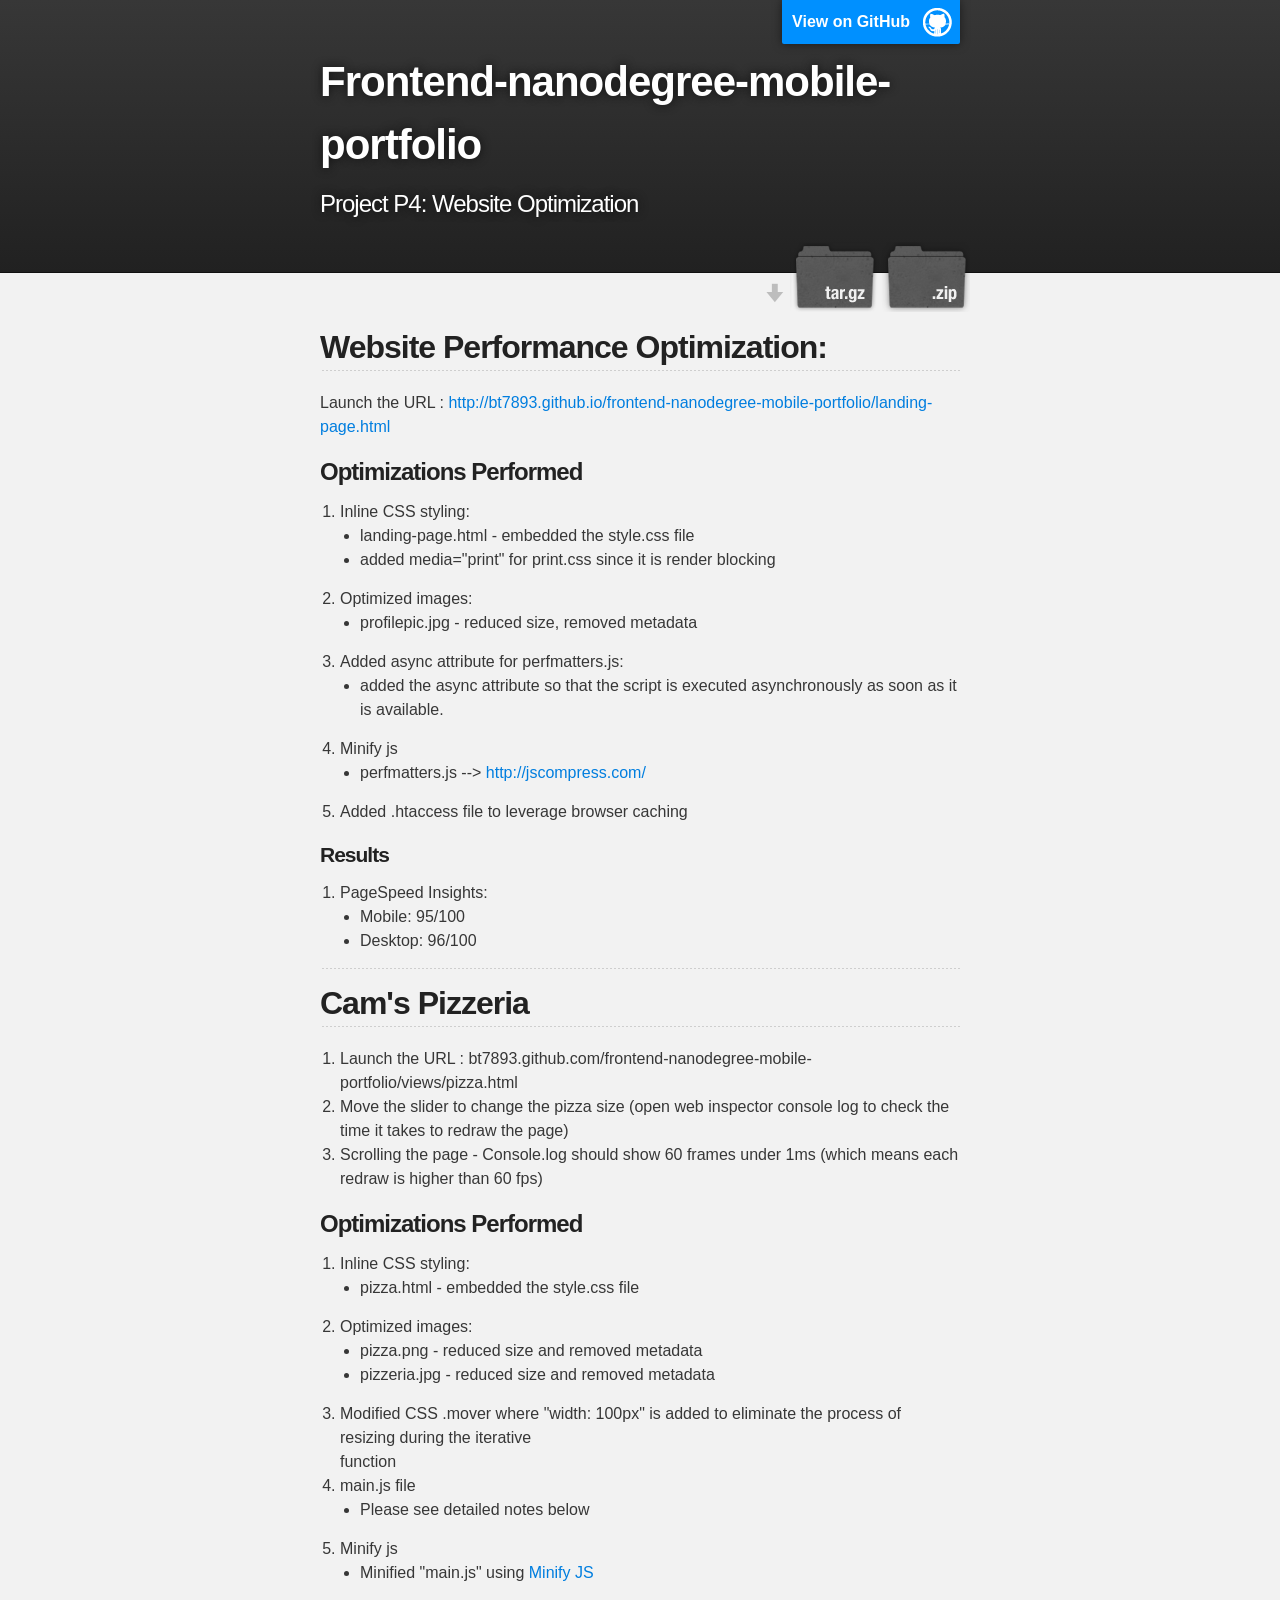
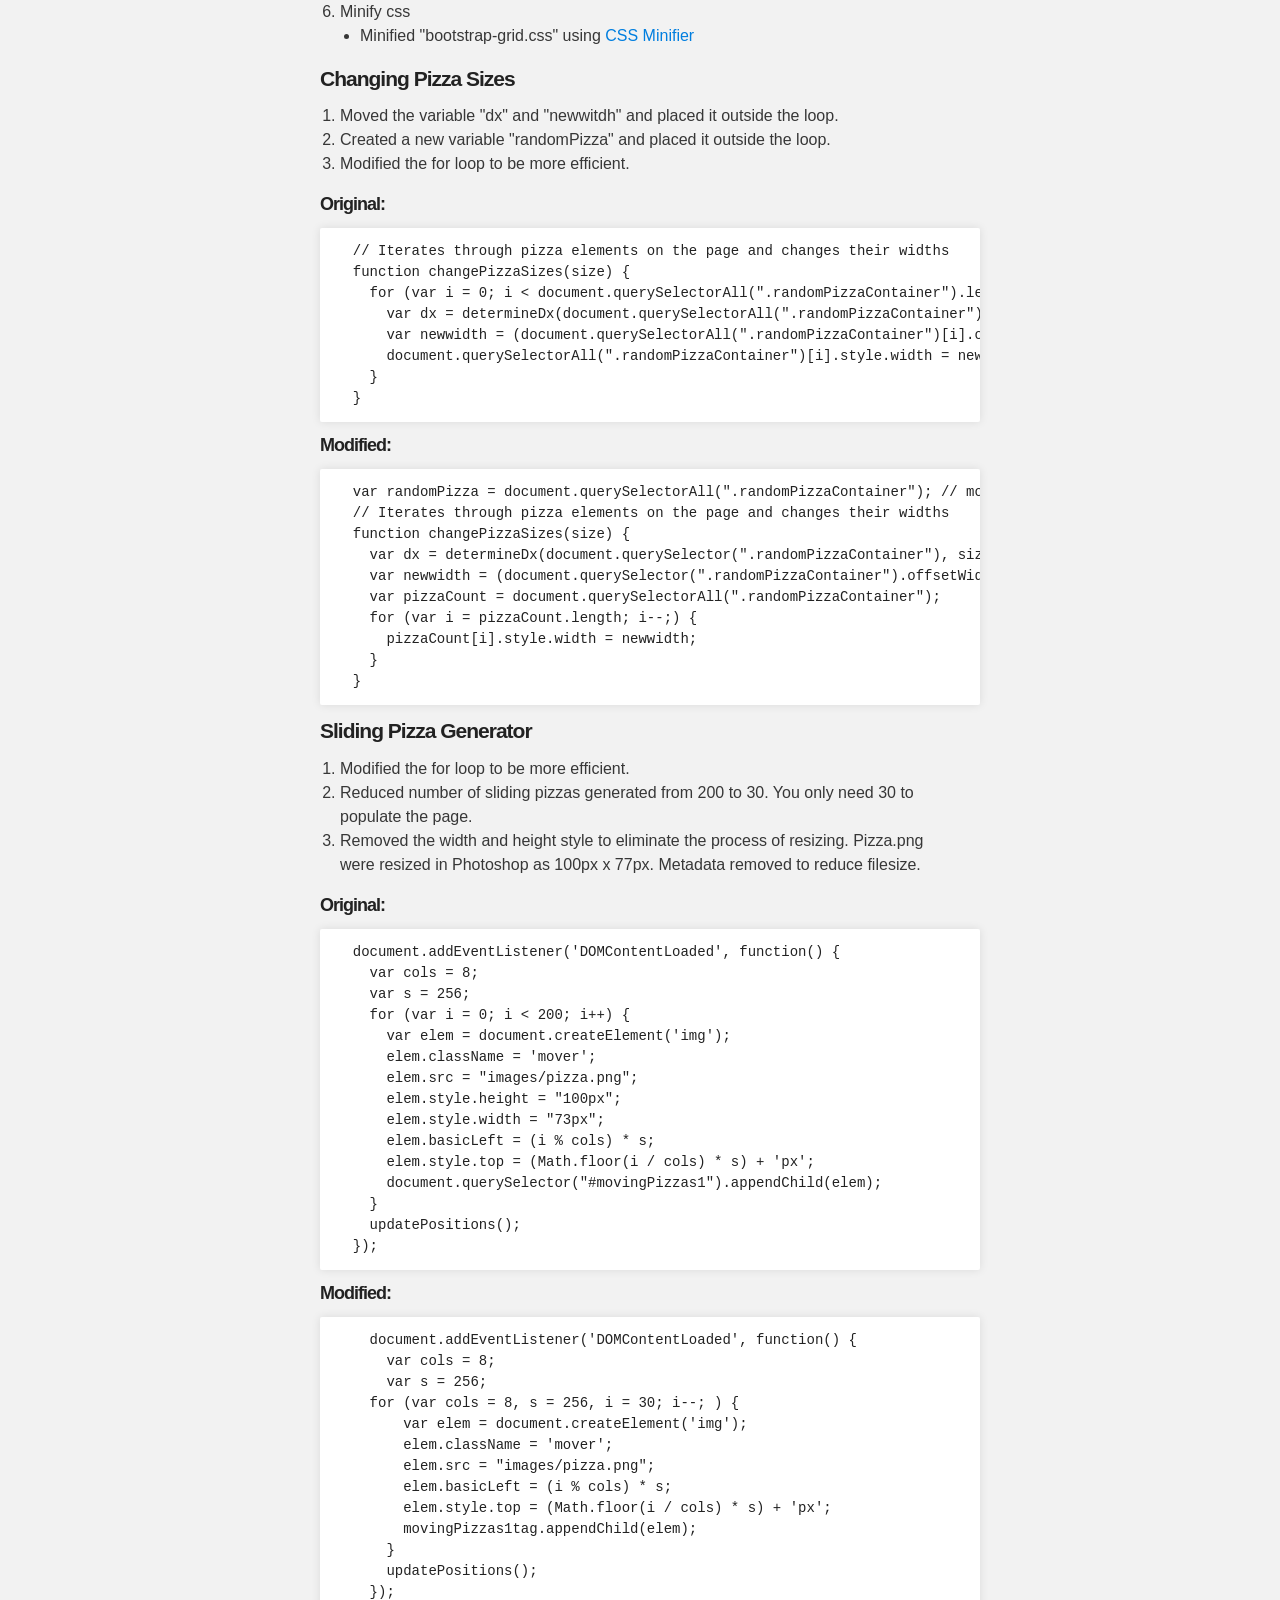
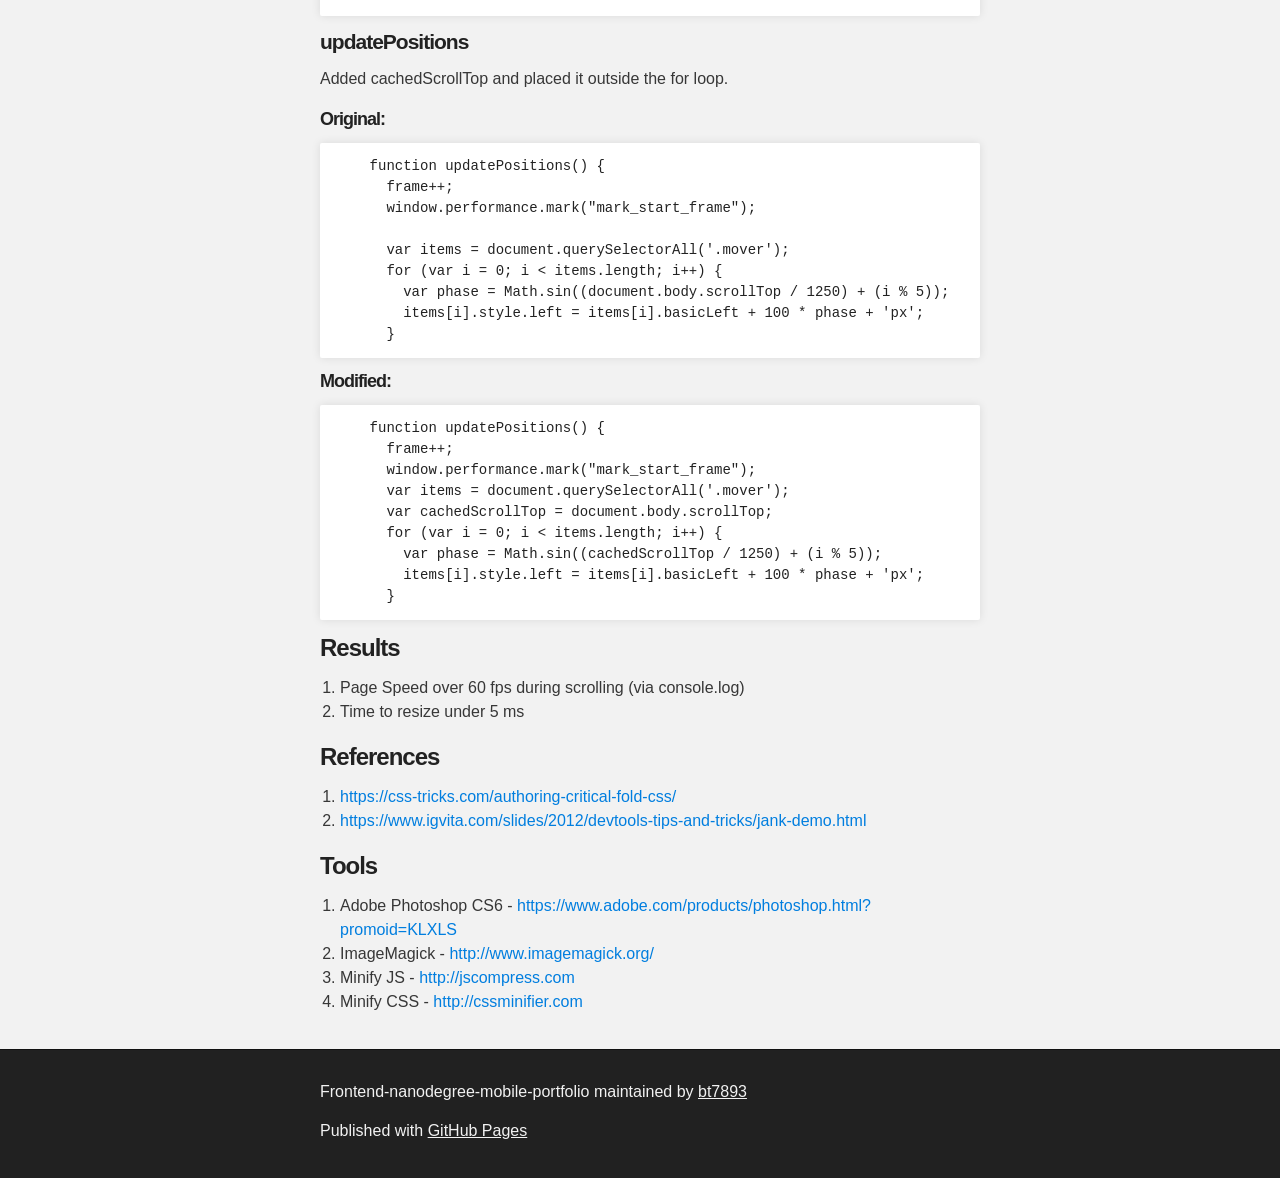
<file: index.html>
<!DOCTYPE html>
<html>

  <head>
    <meta charset='utf-8'>
    <meta http-equiv="X-UA-Compatible" content="chrome=1">
    <meta name="description" content="Frontend-nanodegree-mobile-portfolio : Project P4: Website Optimization">

    <link rel="stylesheet" type="text/css" media="screen" href="stylesheets/stylesheet.css">

    <title>Frontend-nanodegree-mobile-portfolio</title>
  </head>

  <body>

    <!-- HEADER -->
    <div id="header_wrap" class="outer">
        <header class="inner">
          <a id="forkme_banner" href="https://github.com/bt7893/frontend-nanodegree-mobile-portfolio">View on GitHub</a>

          <h1 id="project_title">Frontend-nanodegree-mobile-portfolio</h1>
          <h2 id="project_tagline">Project P4: Website Optimization</h2>

            <section id="downloads">
              <a class="zip_download_link" href="https://github.com/bt7893/frontend-nanodegree-mobile-portfolio/zipball/master">Download this project as a .zip file</a>
              <a class="tar_download_link" href="https://github.com/bt7893/frontend-nanodegree-mobile-portfolio/tarball/master">Download this project as a tar.gz file</a>
            </section>
        </header>
    </div>

    <!-- MAIN CONTENT -->
    <div id="main_content_wrap" class="outer">
      <section id="main_content" class="inner">
        <h2>
<a id="website-performance-optimization" class="anchor" href="#website-performance-optimization" aria-hidden="true"><span class="octicon octicon-link"></span></a>Website Performance Optimization:</h2>

<p>Launch the URL : <a href="http://bt7893.github.io/frontend-nanodegree-mobile-portfolio/landing-page.html">http://bt7893.github.io/frontend-nanodegree-mobile-portfolio/landing-page.html</a></p>

<h3>
<a id="optimizations-performed" class="anchor" href="#optimizations-performed" aria-hidden="true"><span class="octicon octicon-link"></span></a>Optimizations Performed</h3>

<ol>
<li>Inline CSS styling:

<ul>
<li>landing-page.html - embedded the style.css file</li>
<li>added media="print" for print.css since it is render blocking</li>
</ul>
</li>
<li>Optimized images:

<ul>
<li>profilepic.jpg - reduced size, removed metadata</li>
</ul>
</li>
<li>Added async attribute for perfmatters.js:

<ul>
<li>added the async attribute so that the script is executed asynchronously as soon as it is available.</li>
</ul>
</li>
<li>Minify js

<ul>
<li>perfmatters.js --&gt; <a href="http://jscompress.com/">http://jscompress.com/</a>
</li>
</ul>
</li>
<li>Added .htaccess file to leverage browser caching</li>
</ol>

<h4>
<a id="results" class="anchor" href="#results" aria-hidden="true"><span class="octicon octicon-link"></span></a>Results</h4>

<ol>
<li>PageSpeed Insights:

<ul>
<li>Mobile: 95/100</li>
<li>Desktop: 96/100</li>
</ul>
</li>
</ol>

<hr>

<h2>
<a id="cams-pizzeria" class="anchor" href="#cams-pizzeria" aria-hidden="true"><span class="octicon octicon-link"></span></a>Cam's Pizzeria</h2>

<ol>
<li>Launch the URL : bt7893.github.com/frontend-nanodegree-mobile-portfolio/views/pizza.html</li>
<li>Move the slider to change the pizza size (open web inspector console log to check the time it takes to redraw the page)</li>
<li>Scrolling the page - Console.log should show 60 frames under 1ms (which means each redraw is higher than 60 fps)</li>
</ol>

<h3>
<a id="optimizations-performed-1" class="anchor" href="#optimizations-performed-1" aria-hidden="true"><span class="octicon octicon-link"></span></a>Optimizations Performed</h3>

<ol>
<li>Inline CSS styling:

<ul>
<li>pizza.html - embedded the style.css file</li>
</ul>
</li>
<li>Optimized images:

<ul>
<li>pizza.png - reduced size and removed metadata</li>
<li>pizzeria.jpg - reduced size and removed metadata</li>
</ul>
</li>
<li>Modified CSS .mover where "width: 100px" is added to eliminate the process of resizing during the iterative<br>
function</li>
<li>main.js file

<ul>
<li>Please see detailed notes below</li>
</ul>
</li>
<li>Minify js

<ul>
<li>Minified "main.js" using <a href="http://jscompress.com/">Minify JS</a>
</li>
</ul>
</li>
<li>Minify css

<ul>
<li>Minified "bootstrap-grid.css" using <a href="http://cssminifier.com/">CSS Minifier</a>
</li>
</ul>
</li>
</ol>

<h4>
<a id="changing-pizza-sizes" class="anchor" href="#changing-pizza-sizes" aria-hidden="true"><span class="octicon octicon-link"></span></a>Changing Pizza Sizes</h4>

<ol>
<li>Moved the variable "dx" and "newwitdh" and placed it outside the loop.</li>
<li>Created a new variable "randomPizza" and placed it outside the loop.</li>
<li>Modified the for loop to be more efficient.</li>
</ol>

<h5>
<a id="original" class="anchor" href="#original" aria-hidden="true"><span class="octicon octicon-link"></span></a>Original:</h5>

<pre><code>  // Iterates through pizza elements on the page and changes their widths
  function changePizzaSizes(size) {
    for (var i = 0; i &lt; document.querySelectorAll(".randomPizzaContainer").length; i++) {
      var dx = determineDx(document.querySelectorAll(".randomPizzaContainer")[i], size);
      var newwidth = (document.querySelectorAll(".randomPizzaContainer")[i].offsetWidth + dx) + 'px';
      document.querySelectorAll(".randomPizzaContainer")[i].style.width = newwidth;
    }
  }
</code></pre>

<h5>
<a id="modified" class="anchor" href="#modified" aria-hidden="true"><span class="octicon octicon-link"></span></a>Modified:</h5>

<pre><code>  var randomPizza = document.querySelectorAll(".randomPizzaContainer"); // moved this variable so that it sits outside the function to reduce iterations to fetch the data.
  // Iterates through pizza elements on the page and changes their widths
  function changePizzaSizes(size) {
    var dx = determineDx(document.querySelector(".randomPizzaContainer"), size);
    var newwidth = (document.querySelector(".randomPizzaContainer").offsetWidth + dx) + 'px';
    var pizzaCount = document.querySelectorAll(".randomPizzaContainer");
    for (var i = pizzaCount.length; i--;) {
      pizzaCount[i].style.width = newwidth;
    }
  }
</code></pre>

<h4>
<a id="sliding-pizza-generator" class="anchor" href="#sliding-pizza-generator" aria-hidden="true"><span class="octicon octicon-link"></span></a>Sliding Pizza Generator</h4>

<ol>
<li>Modified the for loop to be more efficient.</li>
<li>Reduced number of sliding pizzas generated from 200 to 30. You only need 30 to populate the page.</li>
<li>Removed the width and height style to eliminate the process of resizing. Pizza.png were resized in Photoshop as 
100px x 77px. Metadata removed to reduce filesize.</li>
</ol>

<h5>
<a id="original-1" class="anchor" href="#original-1" aria-hidden="true"><span class="octicon octicon-link"></span></a>Original:</h5>

<pre><code>  document.addEventListener('DOMContentLoaded', function() {
    var cols = 8;
    var s = 256;
    for (var i = 0; i &lt; 200; i++) {
      var elem = document.createElement('img');
      elem.className = 'mover';
      elem.src = "images/pizza.png";
      elem.style.height = "100px";
      elem.style.width = "73px";
      elem.basicLeft = (i % cols) * s;
      elem.style.top = (Math.floor(i / cols) * s) + 'px';
      document.querySelector("#movingPizzas1").appendChild(elem);
    }
    updatePositions();
  });
</code></pre>

<h5>
<a id="modified-1" class="anchor" href="#modified-1" aria-hidden="true"><span class="octicon octicon-link"></span></a>Modified:</h5>

<pre><code>    document.addEventListener('DOMContentLoaded', function() {
      var cols = 8;
      var s = 256;
    for (var cols = 8, s = 256, i = 30; i--; ) {
        var elem = document.createElement('img');
        elem.className = 'mover';
        elem.src = "images/pizza.png";
        elem.basicLeft = (i % cols) * s;
        elem.style.top = (Math.floor(i / cols) * s) + 'px';
        movingPizzas1tag.appendChild(elem);
      }
      updatePositions();
    });
</code></pre>

<h4>
<a id="updatepositions" class="anchor" href="#updatepositions" aria-hidden="true"><span class="octicon octicon-link"></span></a>updatePositions</h4>

<p>Added cachedScrollTop and placed it outside the for loop.</p>

<h5>
<a id="original-2" class="anchor" href="#original-2" aria-hidden="true"><span class="octicon octicon-link"></span></a>Original:</h5>

<pre><code>    function updatePositions() {
      frame++;
      window.performance.mark("mark_start_frame");

      var items = document.querySelectorAll('.mover');
      for (var i = 0; i &lt; items.length; i++) {
        var phase = Math.sin((document.body.scrollTop / 1250) + (i % 5));
        items[i].style.left = items[i].basicLeft + 100 * phase + 'px';
      }
</code></pre>

<h5>
<a id="modified-2" class="anchor" href="#modified-2" aria-hidden="true"><span class="octicon octicon-link"></span></a>Modified:</h5>

<pre><code>    function updatePositions() {
      frame++;
      window.performance.mark("mark_start_frame");
      var items = document.querySelectorAll('.mover');
      var cachedScrollTop = document.body.scrollTop;
      for (var i = 0; i &lt; items.length; i++) {
        var phase = Math.sin((cachedScrollTop / 1250) + (i % 5));
        items[i].style.left = items[i].basicLeft + 100 * phase + 'px';
      }
</code></pre>

<h3>
<a id="results-1" class="anchor" href="#results-1" aria-hidden="true"><span class="octicon octicon-link"></span></a>Results</h3>

<ol>
<li>Page Speed over 60 fps during scrolling (via console.log)</li>
<li>Time to resize under 5 ms</li>
</ol>

<h3>
<a id="references" class="anchor" href="#references" aria-hidden="true"><span class="octicon octicon-link"></span></a>References</h3>

<ol>
<li><a href="https://css-tricks.com/authoring-critical-fold-css/">https://css-tricks.com/authoring-critical-fold-css/</a></li>
<li><a href="https://www.igvita.com/slides/2012/devtools-tips-and-tricks/jank-demo.html">https://www.igvita.com/slides/2012/devtools-tips-and-tricks/jank-demo.html</a></li>
</ol>

<h3>
<a id="tools" class="anchor" href="#tools" aria-hidden="true"><span class="octicon octicon-link"></span></a>Tools</h3>

<ol>
<li>Adobe Photoshop CS6 - <a href="https://www.adobe.com/products/photoshop.html?promoid=KLXLS">https://www.adobe.com/products/photoshop.html?promoid=KLXLS</a>
</li>
<li>ImageMagick - <a href="http://www.imagemagick.org/">http://www.imagemagick.org/</a>
</li>
<li>Minify JS - <a href="http://jscompress.com">http://jscompress.com</a>
</li>
<li>Minify CSS - <a href="http://cssminifier.com">http://cssminifier.com</a>
</li>
</ol>
      </section>
    </div>

    <!-- FOOTER  -->
    <div id="footer_wrap" class="outer">
      <footer class="inner">
        <p class="copyright">Frontend-nanodegree-mobile-portfolio maintained by <a href="https://github.com/bt7893">bt7893</a></p>
        <p>Published with <a href="http://pages.github.com">GitHub Pages</a></p>
      </footer>
    </div>

    

  </body>
</html>
</file>
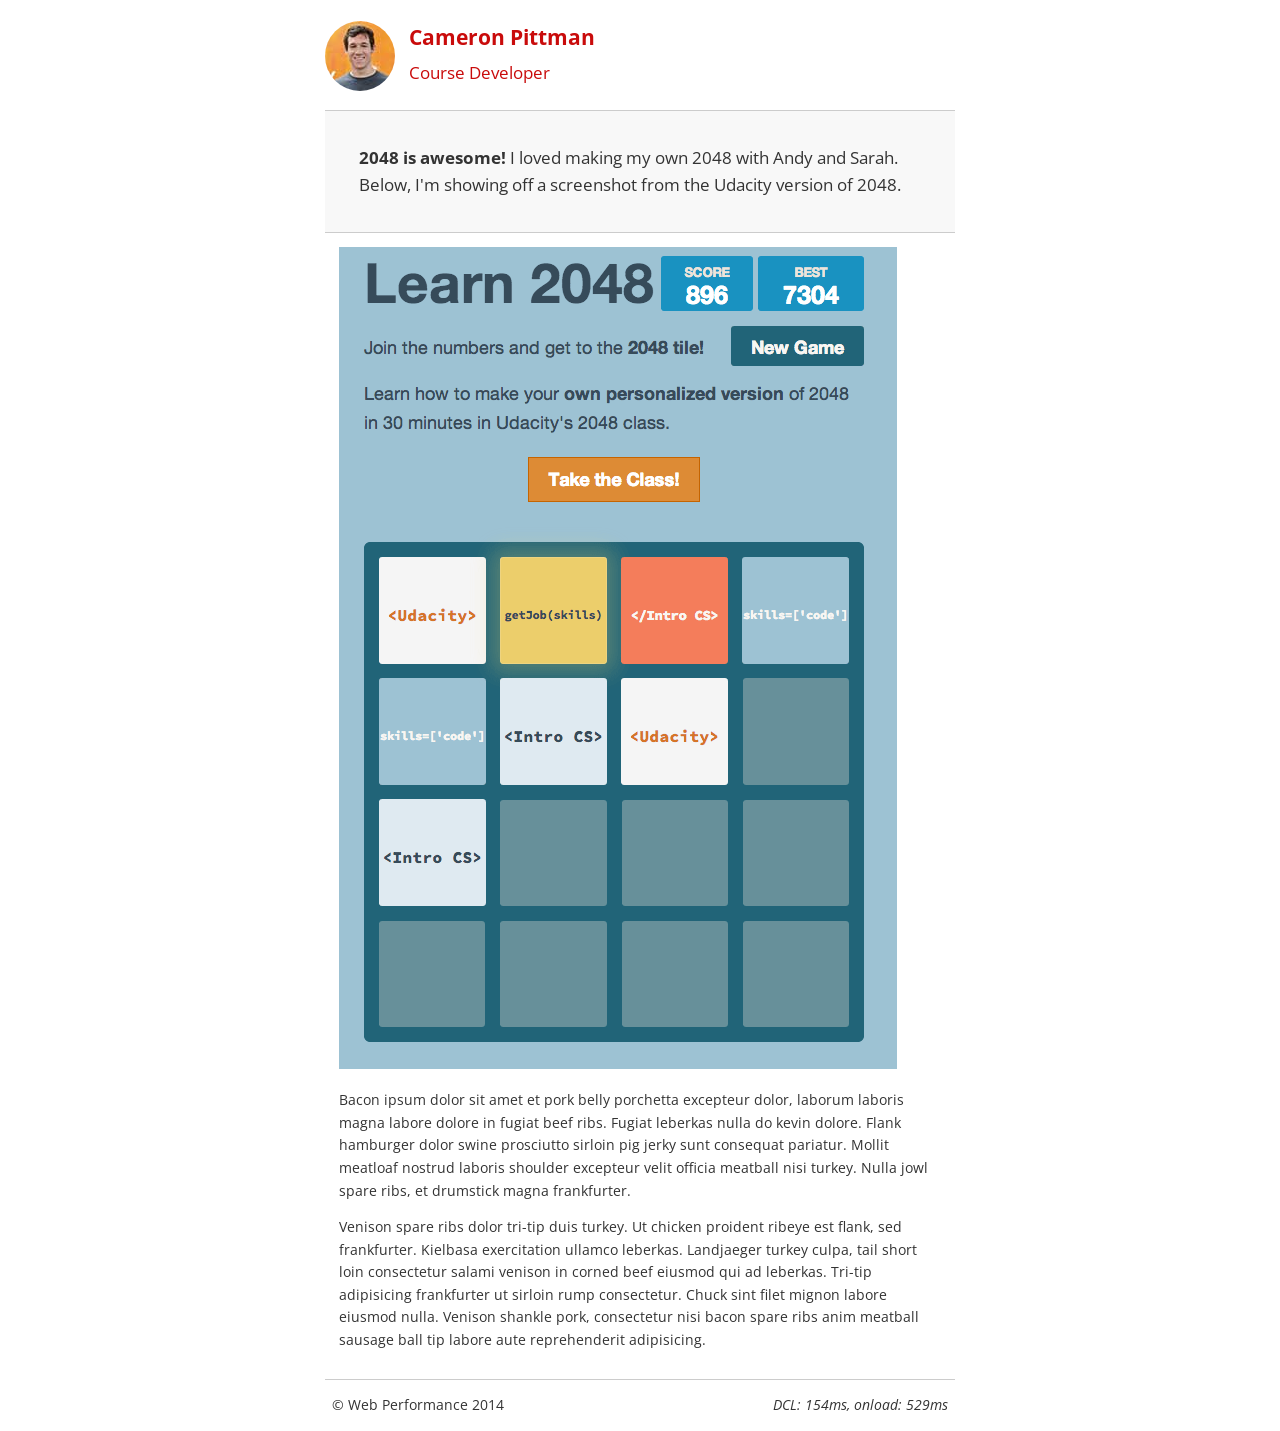
<file: project-2048.html>
<!DOCTYPE html>
<html lang="en">
  <head>
    <meta charset="utf-8">
    <meta name="viewport" content="width=device-width, initial-scale=1">
    <meta name="description" content=" FILL ME IN ">
    <meta name="author" content=" FILL ME IN ">
    <title>Cameron Pittman: Portfolio</title>

    <!-- Hmm, what is the impact of web fonts on speed? Measure it... -->
    <link href="//fonts.googleapis.com/css?family=Open+Sans:400,700" rel="stylesheet">

    <link href="css/style.css" rel="stylesheet">
    <link href="css/print.css" rel="stylesheet" media="print">

    <script>
      (function(w,g){w['GoogleAnalyticsObject']=g;
      w[g]=w[g]||function(){(w[g].q=w[g].q||[]).push(arguments)};w[g].l=1*new Date();})(window,'ga');

      // TODO: replace with your Google Analytics profile ID.
      ga('create', 'UA-XXXX-Y');
      ga('send', 'pageview');
    </script>
    <script src="//www.google-analytics.com/analytics.js"></script>
    <script async src="js/perfmatters.js"></script>
  </head>

  <body>
    <header>
      <a href="/"><img src="img/profilepic.jpg"></a>
      <p>Cameron Pittman<br><span>Course Developer</span></p>
    </header>

    <div class="container">
      <div class="hero">
        <strong>2048 is awesome!</strong> I loved making my own 2048 with Andy and Sarah. Below, I'm showing off a screenshot from the Udacity version of 2048.
      </div>

      <div class="content">

        <img class="img-responsive" src="img/2048.gif">

        <p>Bacon ipsum dolor sit amet et pork belly porchetta excepteur dolor, laborum laboris magna labore dolore in fugiat beef ribs. Fugiat leberkas nulla do kevin dolore. Flank hamburger dolor swine prosciutto sirloin pig jerky sunt consequat pariatur. Mollit meatloaf nostrud laboris shoulder excepteur velit officia meatball nisi turkey. Nulla jowl spare ribs, et drumstick magna frankfurter.</p>

        <p>Venison spare ribs dolor tri-tip duis turkey. Ut chicken proident ribeye est flank, sed frankfurter. Kielbasa exercitation ullamco leberkas. Landjaeger turkey culpa, tail short loin consectetur salami venison in corned beef eiusmod qui ad leberkas. Tri-tip adipisicing frankfurter ut sirloin rump consectetur. Chuck sint filet mignon labore eiusmod nulla. Venison shankle pork, consectetur nisi bacon spare ribs anim meatball sausage ball tip labore aute reprehenderit adipisicing.</p>

    </div>

    <footer>
      <p>&copy; Web Performance 2014 <span id="crp-stats"></span></p>
    </footer>
  </body>
</html>
</file>
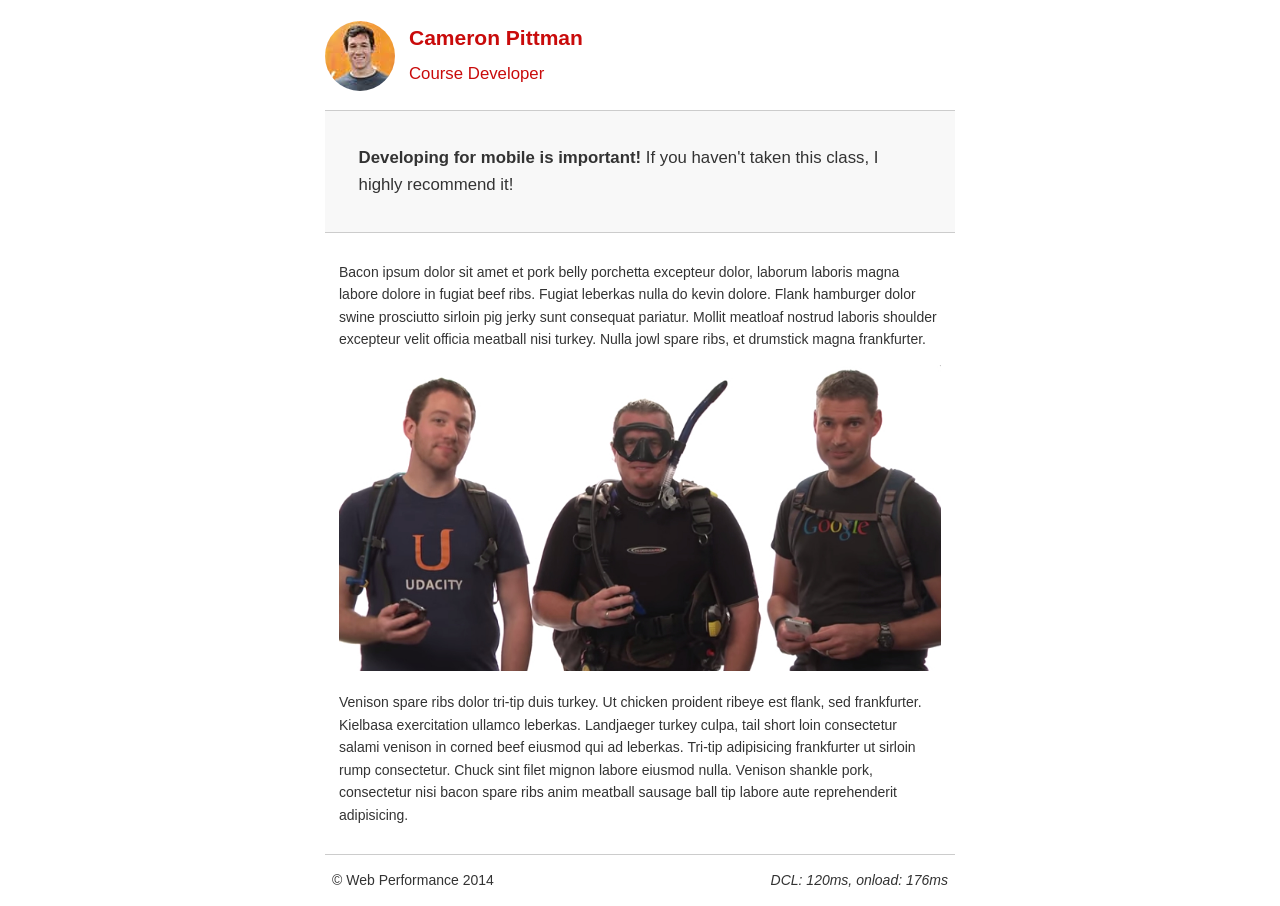
<file: project-mobile.html>
<!DOCTYPE html>
<html lang="en">
  <head>
    <meta charset="utf-8">
    <meta name="viewport" content="width=device-width, initial-scale=1">
    <meta name="description" content=" FILL ME IN ">
    <meta name="author" content=" FILL ME IN ">
    <title>Cameron Pitman: Portfolio</title>

    <!-- Hmm, what is the impact of web fonts on speed? Measure it... -->
    <!-- <link href="//fonts.googleapis.com/css?family=Open+Sans:400,700" rel="stylesheet"> -->

    <link href="css/style.css" rel="stylesheet">
    <link href="css/print.css" rel="stylesheet">

    <script>
      (function(w,g){w['GoogleAnalyticsObject']=g;
      w[g]=w[g]||function(){(w[g].q=w[g].q||[]).push(arguments)};w[g].l=1*new Date();})(window,'ga');

      // TODO: replace with your Google Analytics profile ID.
      ga('create', 'UA-XXXX-Y');
      ga('send', 'pageview');
    </script>
    <script src="http://www.google-analytics.com/analytics.js"></script>
    <script async src="js/perfmatters.js"></script>
  </head>

  <body>
    <header>
      <a href="/"><img src="img/profilepic.jpg"></a>
      <p>Cameron Pittman<br><span>Course Developer</span></p>
    </header>

    <div class="container">
      <div class="hero">
        <strong>Developing for mobile is important!</strong> If you haven't taken this class, I highly recommend it!
      </div>

      <div class="content">
        
        <p>Bacon ipsum dolor sit amet et pork belly porchetta excepteur dolor, laborum laboris magna labore dolore in fugiat beef ribs. Fugiat leberkas nulla do kevin dolore. Flank hamburger dolor swine prosciutto sirloin pig jerky sunt consequat pariatur. Mollit meatloaf nostrud laboris shoulder excepteur velit officia meatball nisi turkey. Nulla jowl spare ribs, et drumstick magna frankfurter.</p>

        <img src="img/mobilewebdev.jpg">

        <p>Venison spare ribs dolor tri-tip duis turkey. Ut chicken proident ribeye est flank, sed frankfurter. Kielbasa exercitation ullamco leberkas. Landjaeger turkey culpa, tail short loin consectetur salami venison in corned beef eiusmod qui ad leberkas. Tri-tip adipisicing frankfurter ut sirloin rump consectetur. Chuck sint filet mignon labore eiusmod nulla. Venison shankle pork, consectetur nisi bacon spare ribs anim meatball sausage ball tip labore aute reprehenderit adipisicing.</p>

    </div>

    <footer>
      <p>&copy; Web Performance 2014 <span id="crp-stats"></span></p>
    </footer>
  </body>
</html>
</file>
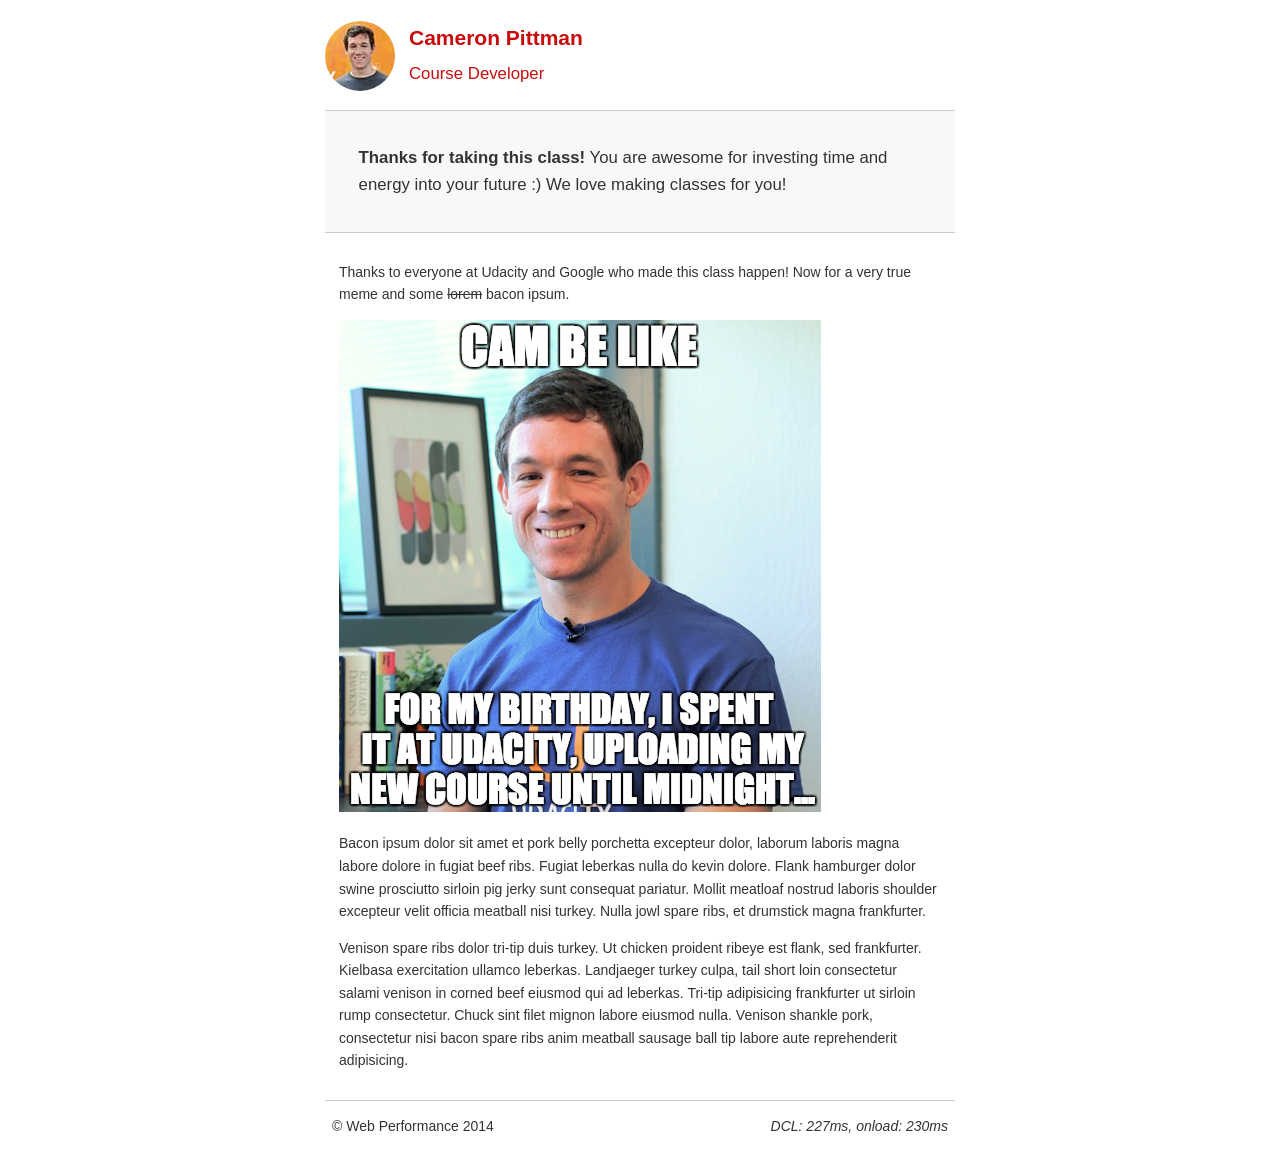
<file: project-webperf.html>
<!DOCTYPE html>
<html lang="en">
  <head>
    <meta charset="utf-8">
    <meta name="viewport" content="width=device-width, initial-scale=1">
    <meta name="description" content=" FILL ME IN ">
    <meta name="author" content=" FILL ME IN ">
    <title>Cameron Pitman: Portfolio</title>

    <!-- Hmm, what is the impact of web fonts on speed? Measure it... -->
    <!-- <link href="//fonts.googleapis.com/css?family=Open+Sans:400,700" rel="stylesheet"> -->

    <link href="css/style.css" rel="stylesheet">
    <link href="css/print.css" rel="stylesheet">

    <script>
      (function(w,g){w['GoogleAnalyticsObject']=g;
      w[g]=w[g]||function(){(w[g].q=w[g].q||[]).push(arguments)};w[g].l=1*new Date();})(window,'ga');

      // TODO: replace with your Google Analytics profile ID.
      ga('create', 'UA-XXXX-Y');
      ga('send', 'pageview');
    </script>
    <script src="http://www.google-analytics.com/analytics.js"></script>
    <script async src="js/perfmatters.js"></script>
  </head>

  <body>
    <header>
      <a href="/"><img src="img/profilepic.jpg"></a>
      <p>Cameron Pittman<br><span>Course Developer</span></p>
    </header>

    <div class="container">
      <div class="hero">
        <strong>Thanks for taking this class!</strong> You are awesome for investing time and energy into your future :) We love making classes for you!
      </div>

      <div class="content">
        
        <p>Thanks to everyone at Udacity and Google who made this class happen! Now for a very true meme and some <strike>lorem</strike> bacon ipsum.</p>

        <img src="img/cam_be_like.jpg">

        <p>Bacon ipsum dolor sit amet et pork belly porchetta excepteur dolor, laborum laboris magna labore dolore in fugiat beef ribs. Fugiat leberkas nulla do kevin dolore. Flank hamburger dolor swine prosciutto sirloin pig jerky sunt consequat pariatur. Mollit meatloaf nostrud laboris shoulder excepteur velit officia meatball nisi turkey. Nulla jowl spare ribs, et drumstick magna frankfurter.</p>

        <p>Venison spare ribs dolor tri-tip duis turkey. Ut chicken proident ribeye est flank, sed frankfurter. Kielbasa exercitation ullamco leberkas. Landjaeger turkey culpa, tail short loin consectetur salami venison in corned beef eiusmod qui ad leberkas. Tri-tip adipisicing frankfurter ut sirloin rump consectetur. Chuck sint filet mignon labore eiusmod nulla. Venison shankle pork, consectetur nisi bacon spare ribs anim meatball sausage ball tip labore aute reprehenderit adipisicing.</p>

    </div>

    <footer>
      <p>&copy; Web Performance 2014 <span id="crp-stats"></span></p>
    </footer>
  </body>
</html>
</file>
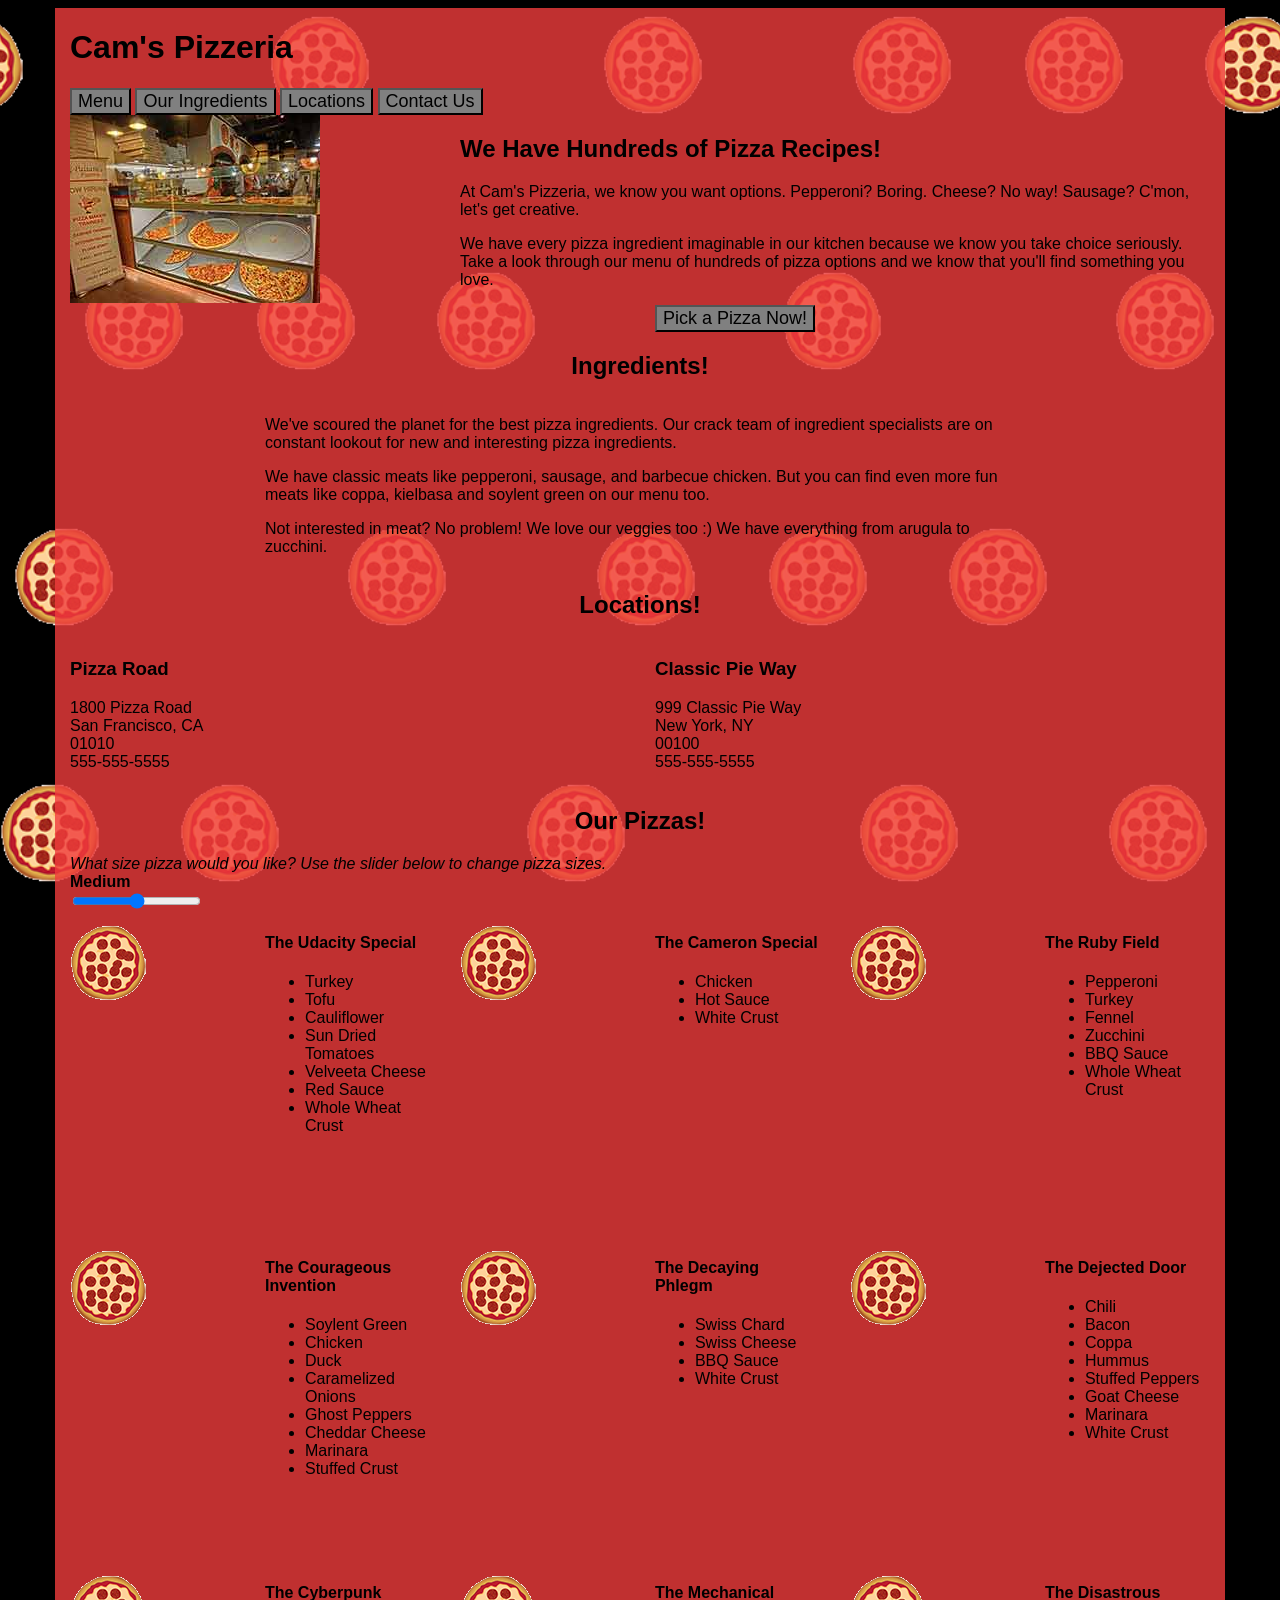
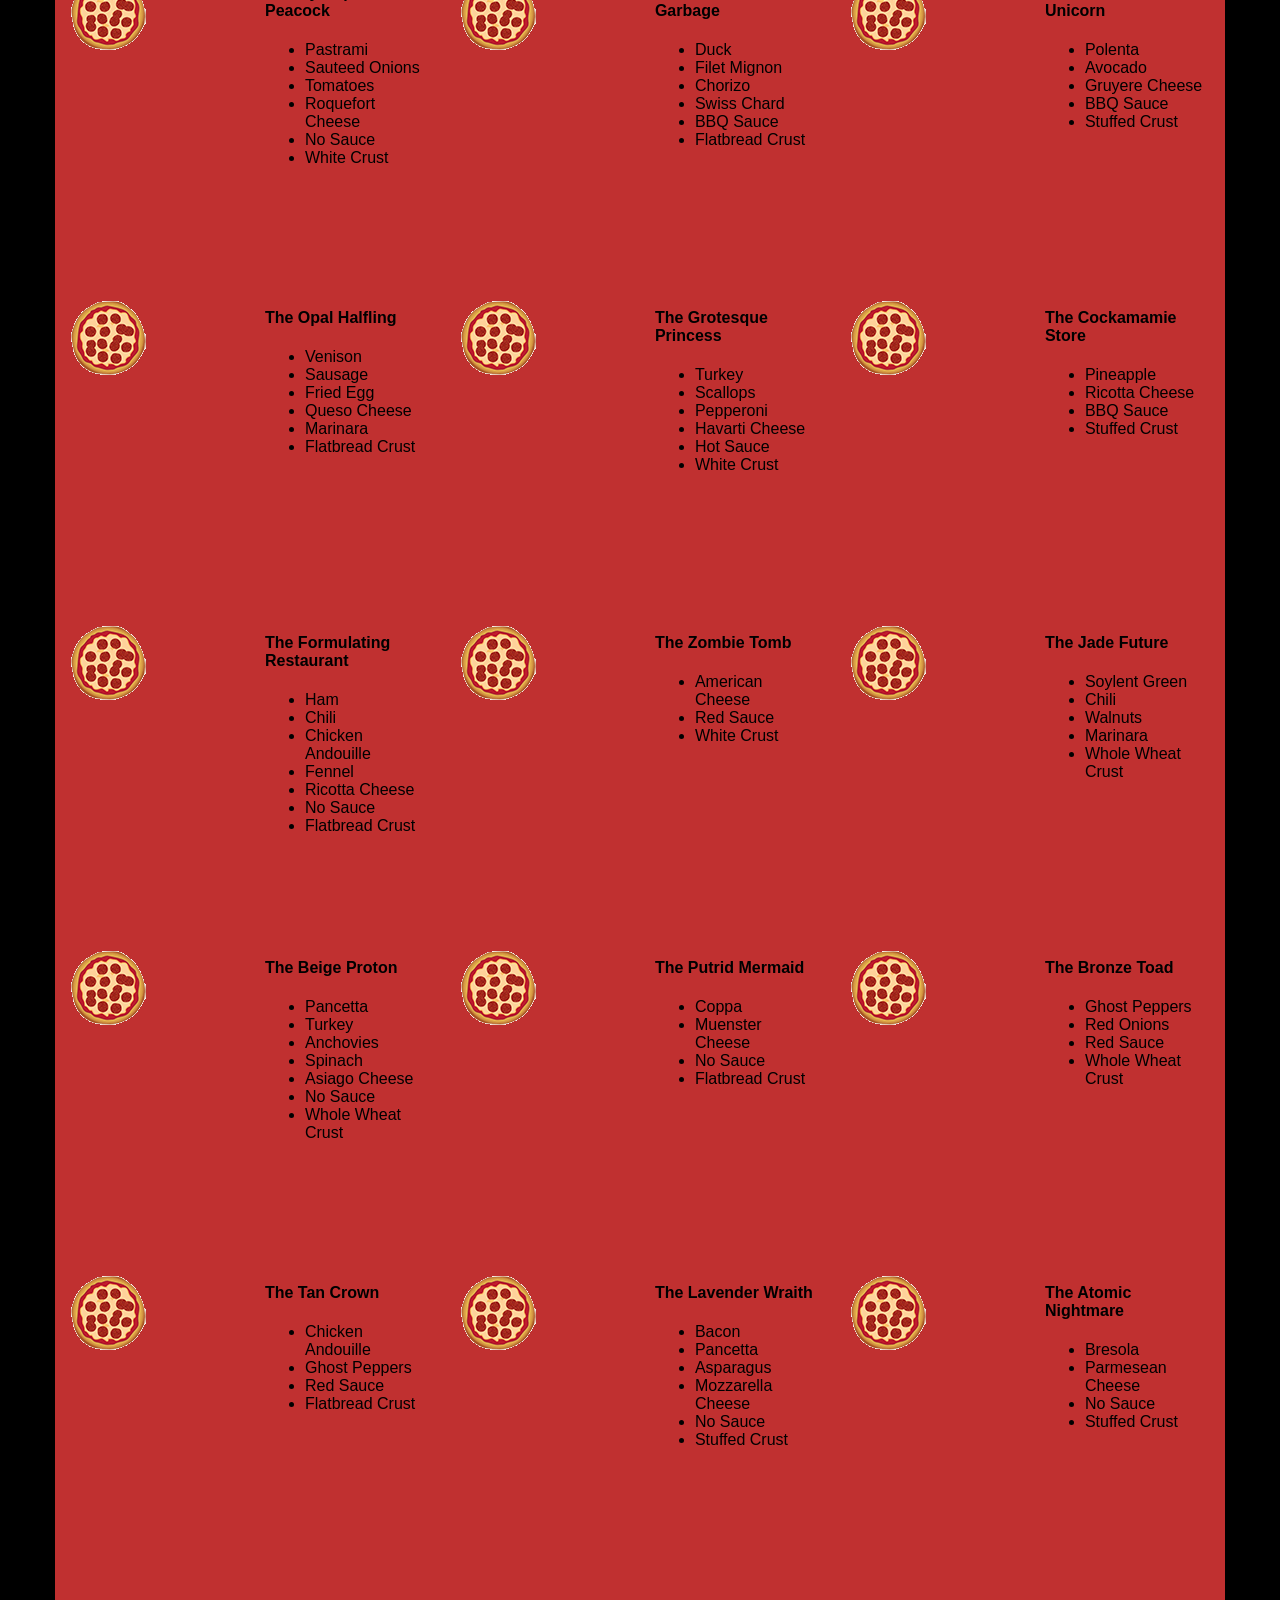
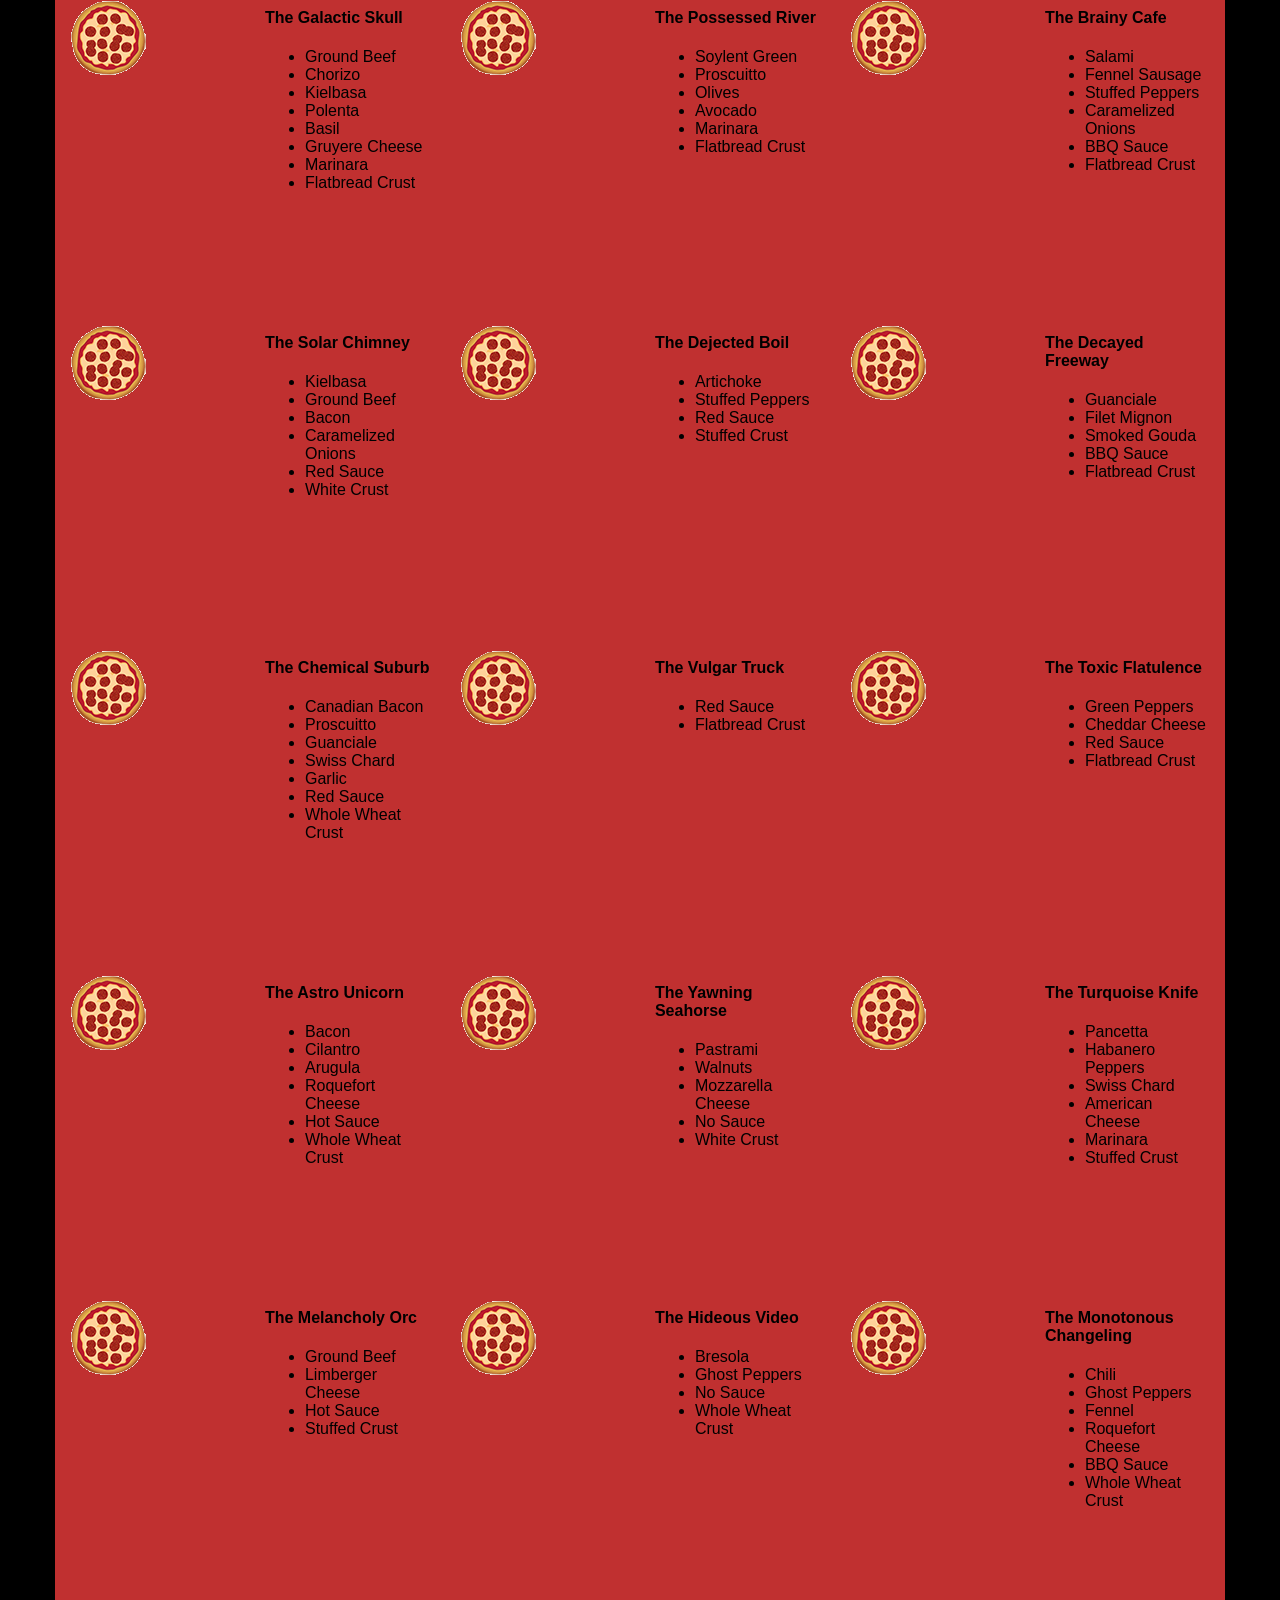
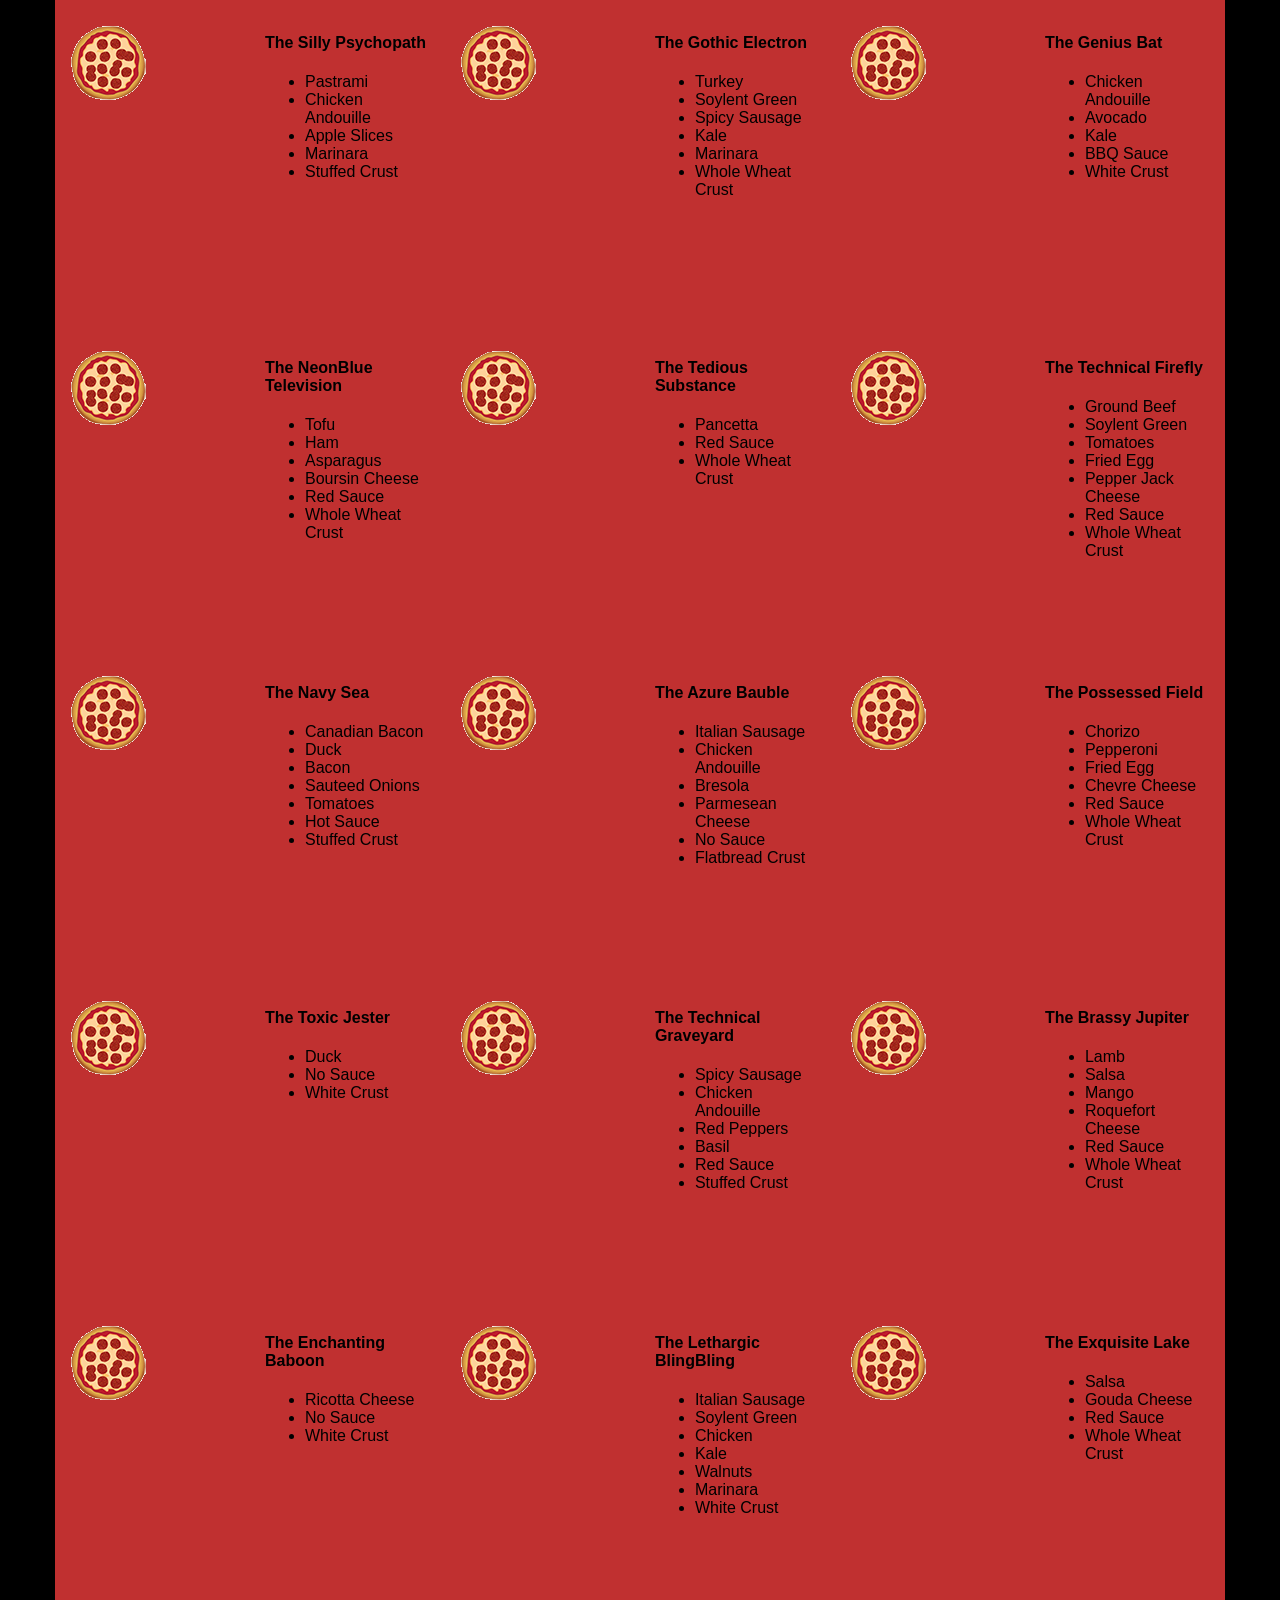
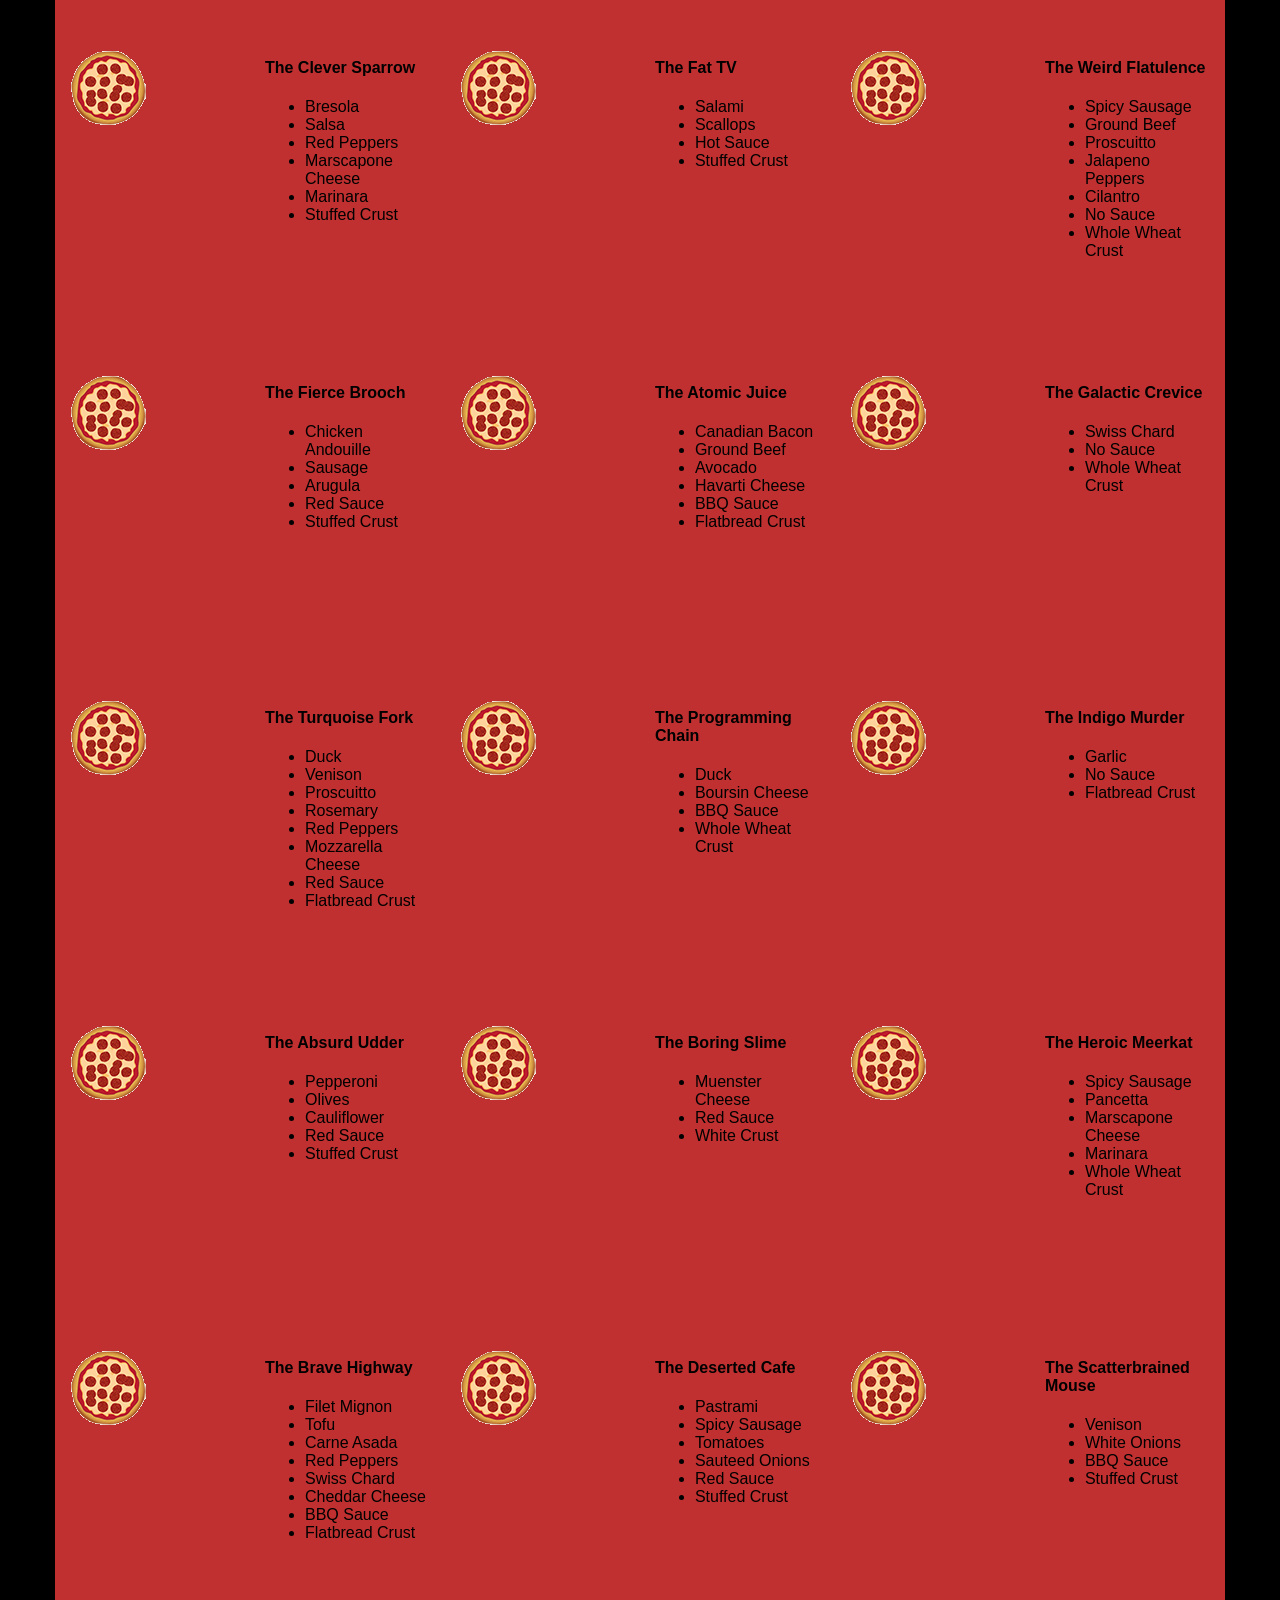
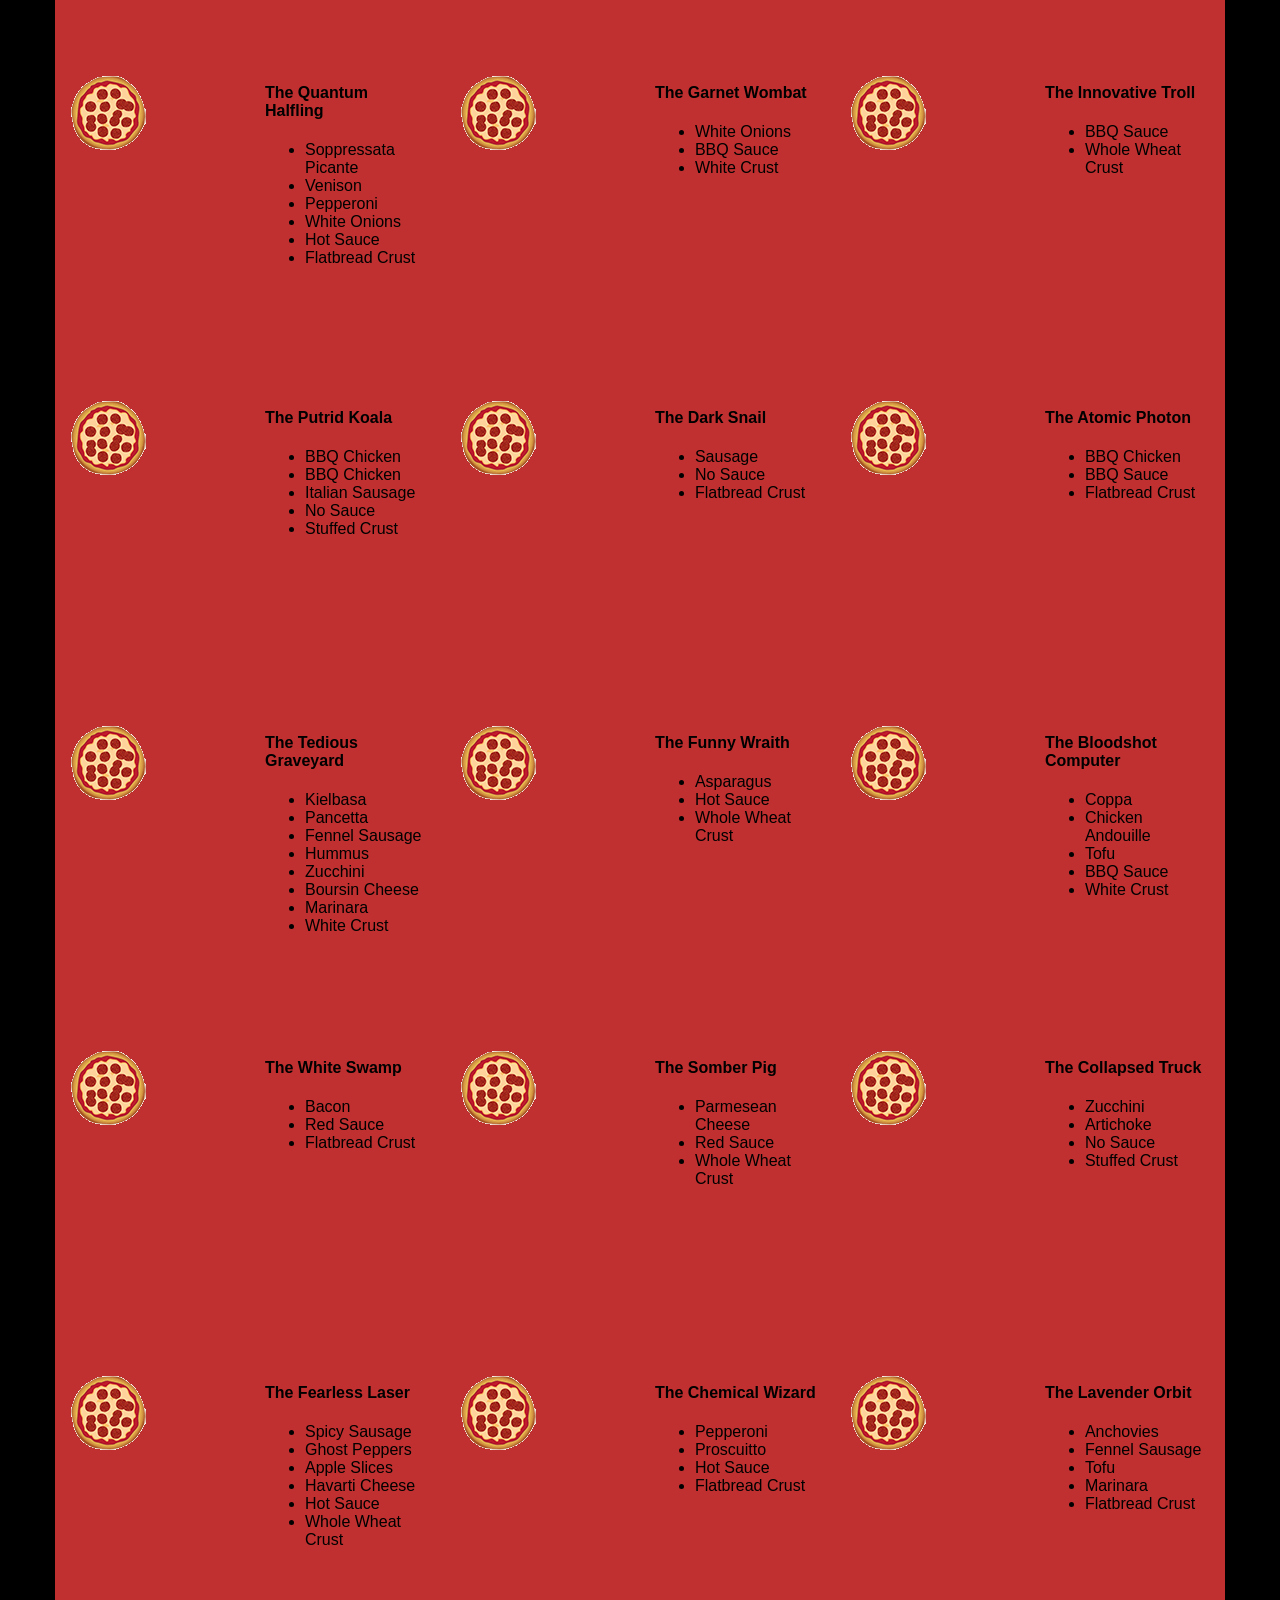
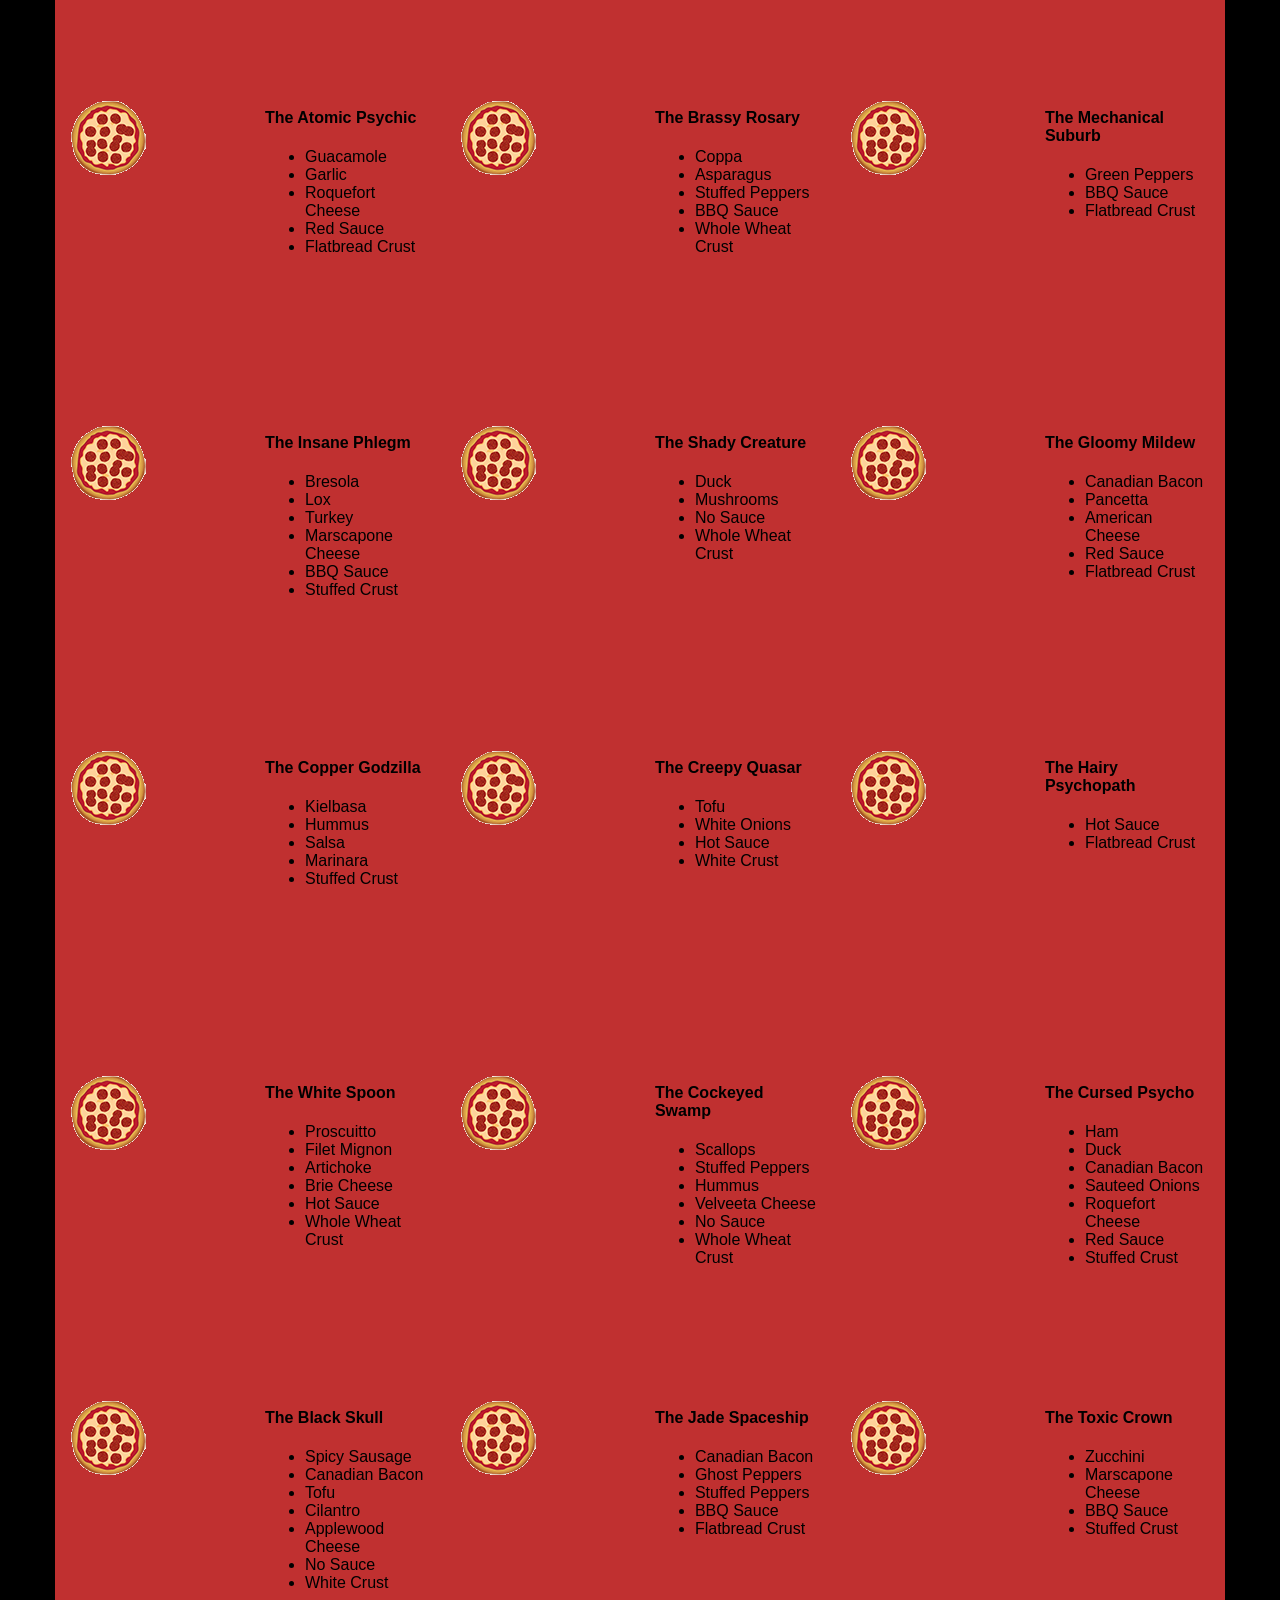
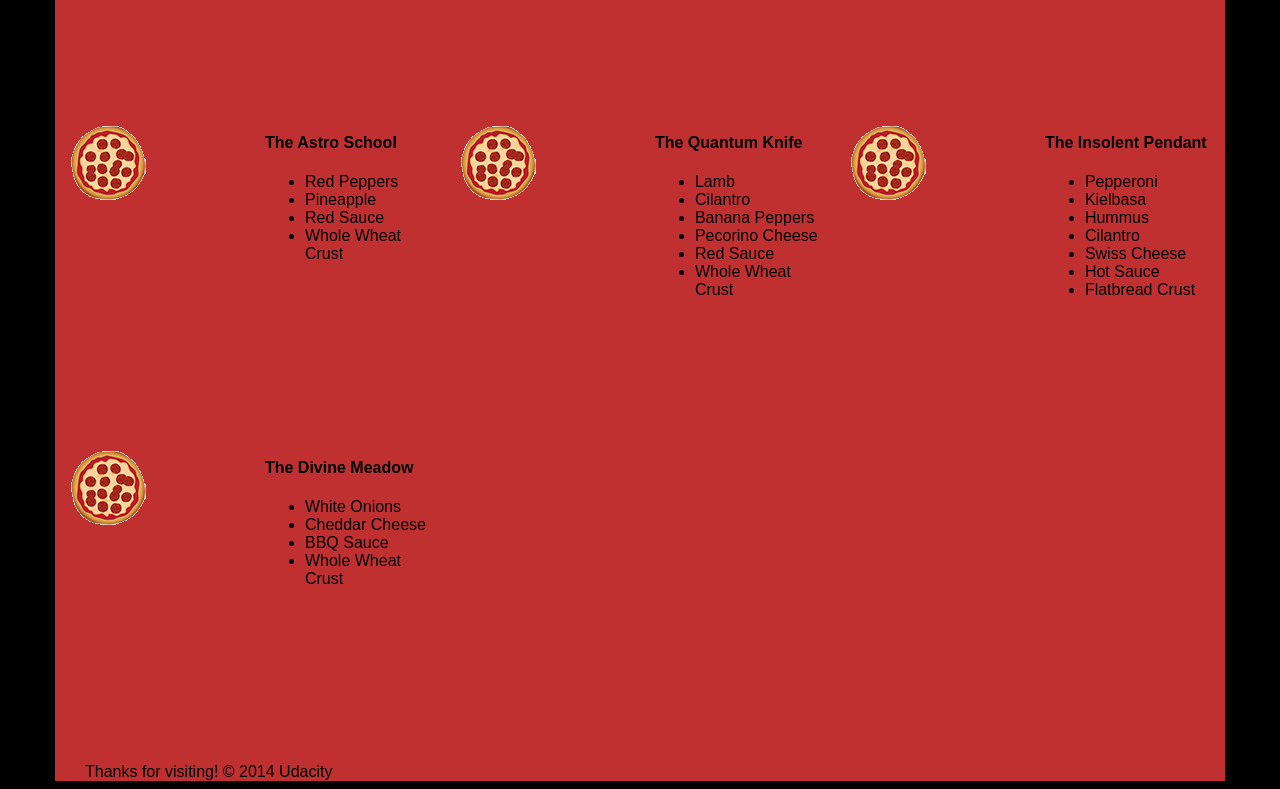
<file: views/pizza.html>
<!DOCTYPE HTML>
<html>
<head>
  <title>Cameron Pittman: Portfolio</title>
  <style type="text/css">

  * {
    -webkit-box-sizing: border-box;
    -moz-box-sizing: border-box;
    -box-sizing: border-box;
  }

  body {
    font-family: "Trebuchet MS", Helvetica, sans-serif;
    background: black;
  }

  input {
    background: grey;
    font-size: 18px;
  }

  form {
    display: inline-block;
  }

  .centered {
    text-align: center;
  }

  #pizzaSize {
    font-weight: 800;
  }

  .mover {
    position: fixed;
    width: 100px;
    z-index: -1;
  }

  .randomPizzaContainer {
    float: left;
    display: flex;
  }

  .randomPizzaContainer:after {
    content: "";
    display: table;
    clear:both;
  }

   .container {
    background-color: rgba(240, 60, 60, 0.8);
  }
  </style>
  <link rel="stylesheet" href="css/bootstrap-grid.css">
</head>

<body>
  <div class="container">
    <div id="header" class="row">
      <div class="col-md-6">
        <div class="row">
          <div class="col-md-12">
            <h1>Cam's Pizzeria</h1>
            <div class="row">
              <div id="menu" class="col-md-12">
                <form action="#randomPizzas">
                  <input type="submit" value="Menu">
                </form>
                <form action="#ingredients">
                  <input type="submit" value="Our Ingredients">
                </form>
                <form action="#locations">
                  <input type="submit" value="Locations">
                </form>
                <form action="#" onsubmit="alert('Thanks for clicking! This button doesn\'t do anything because this is a fake pizzeria :\)')">
                  <input type="submit" value="Contact Us">
                </form>
              </div>
            </div>
          </div>
        </div>
      </div>
      <div id="movingPizzas1" class="col-md-6">
      </div>
    </div>
    <div id="callToAction" class="row">
      <div class="col-md-4">
        <img src="images/pizzeria.jpg" class="img-responsive"> <!-- Image credit to: http://commons.wikimedia.org/wiki/File:HK_TST_night_%E5%98%89%E8%98%AD%E9%81%93_Granville_Road_restaurant_Paisano's_Pizzeria_pizza_Dec-2013.JPG -->
      </div>
      <div class="col-md-8">
        <div class="row">
          <div class="col-md-12">
            <h2>We Have Hundreds of Pizza Recipes!</h2>
            <p>At Cam's Pizzeria, we know you want options. Pepperoni? Boring. Cheese? No way! Sausage? C'mon, let's get creative.</p>

            <p>We have every pizza ingredient imaginable in our kitchen because we know you take choice seriously. Take a look through our menu of hundreds of pizza options and we know that you'll find something you love.</p>
          </div>
        </div>
        <div class="row">
          <div class="col-md-6 col-md-push-3">
            <form action="#randomPizzas">
              <input type="submit" value="Pick a Pizza Now!">
            </form>
          </div>
        </div>
      </div>
    </div>
    <div id="ingredients" class="row">
      <div class="col-md-8 col-md-push-2">
        <div class="row">
          <div class="col-md-12 centered">
            <h2>Ingredients!</h2>
          </div>
        </div>
        <div class="row">
          <div class="col-md-12">
            <p>We've scoured the planet for the best pizza ingredients. Our crack team of ingredient specialists are on constant lookout for new and interesting pizza ingredients.</p>

            <p>We have classic meats like pepperoni, sausage, and barbecue chicken. But you can find even more fun meats like coppa, kielbasa and soylent green on our menu too.</p>

            <p>Not interested in meat? No problem! We love our veggies too :) We have everything from arugula to zucchini.</p>
          </div>
        </div>
      </div>
    </div>
    <div id="locations" class="row">
      <div class="col-md-12">
        <h2 style="text-align: center">Locations!</h2>
        <div class="row">
          <div class="col-md-6">
            <h3>Pizza Road</h3>
            <p>1800 Pizza Road<br>San Francisco, CA<br>01010<br>555-555-5555</p>
          </div>
          <div class="col-md-6">
            <h3>Classic Pie Way</h3>
            <p>999 Classic Pie Way<br>New York, NY<br>00100<br>555-555-5555</p>
          </div>
        </div>
      </div>
    </div>
    <div id="pizzaGenerator" class="row">
      <div class="col-md-12">
        <h2 style="text-align: center">Our Pizzas!</h2>
        <div class="row">
          <div class="col-md-12">
            <em>What size pizza would you like? Use the slider below to change pizza sizes.</em>
          </div>
          <div id="pizzaSize" class="col-md-6">Medium</div>
          <div class="col-md-12">
            <input id="sizeSlider" type="range" min="1" max="3" value="2" step="1" onchange="resizePizzas(this.value)"></input>
          </div>
        </div>
        <div id="randomPizzas" class="row">
          <div id="pizza0" class="randomPizzaContainer" style="width:33.33%;">
            <div class="col-md-6">
              <img src="images/pizza.png" class="img-responsive">
            </div>
            <div class="col-md-6">
              <h4>The Udacity Special</h4>
              <ul>
                <li>Turkey</li>
                <li>Tofu</li>
                <li>Cauliflower</li>
                <li>Sun Dried Tomatoes</li>
                <li>Velveeta Cheese</li>
                <li>Red Sauce</li>
                <li>Whole Wheat Crust</li>
              </ul>
            </div>
          </div>
          <div id="pizza1" class="randomPizzaContainer" style="width:33.33%;">
            <div class="col-md-6">
              <img src="images/pizza.png" class="img-responsive">
            </div>
            <div class="col-md-6">
              <h4>The Cameron Special</h4>
              <ul>
                <li>Chicken</li>
                <li>Hot Sauce</li>
                <li>White Crust</li>
              </ul>
            </div>
          </div>
        </div>
      </div>
    </div>
    <div id="footer" class="col-md-12">Thanks for visiting! &copy; 2014 Udacity</div>
  </div>
  <script type="text/javascript" src="js/main.js"></script>
</body>

</html>
</file>
<file: stylesheets/stylesheet.css>
/*******************************************************************************
Slate Theme for GitHub Pages
by Jason Costello, @jsncostello
*******************************************************************************/

@import url(pygment_trac.css);

/*******************************************************************************
MeyerWeb Reset
*******************************************************************************/

html, body, div, span, applet, object, iframe,
h1, h2, h3, h4, h5, h6, p, blockquote, pre,
a, abbr, acronym, address, big, cite, code,
del, dfn, em, img, ins, kbd, q, s, samp,
small, strike, strong, sub, sup, tt, var,
b, u, i, center,
dl, dt, dd, ol, ul, li,
fieldset, form, label, legend,
table, caption, tbody, tfoot, thead, tr, th, td,
article, aside, canvas, details, embed,
figure, figcaption, footer, header, hgroup,
menu, nav, output, ruby, section, summary,
time, mark, audio, video {
  margin: 0;
  padding: 0;
  border: 0;
  font: inherit;
  vertical-align: baseline;
}

/* HTML5 display-role reset for older browsers */
article, aside, details, figcaption, figure,
footer, header, hgroup, menu, nav, section {
  display: block;
}

ol, ul {
  list-style: none;
}

table {
  border-collapse: collapse;
  border-spacing: 0;
}

/*******************************************************************************
Theme Styles
*******************************************************************************/

body {
  box-sizing: border-box;
  color:#373737;
  background: #212121;
  font-size: 16px;
  font-family: 'Myriad Pro', Calibri, Helvetica, Arial, sans-serif;
  line-height: 1.5;
  -webkit-font-smoothing: antialiased;
}

h1, h2, h3, h4, h5, h6 {
  margin: 10px 0;
  font-weight: 700;
  color:#222222;
  font-family: 'Lucida Grande', 'Calibri', Helvetica, Arial, sans-serif;
  letter-spacing: -1px;
}

h1 {
  font-size: 36px;
  font-weight: 700;
}

h2 {
  padding-bottom: 10px;
  font-size: 32px;
  background: url('../images/bg_hr.png') repeat-x bottom;
}

h3 {
  font-size: 24px;
}

h4 {
  font-size: 21px;
}

h5 {
  font-size: 18px;
}

h6 {
  font-size: 16px;
}

p {
  margin: 10px 0 15px 0;
}

footer p {
  color: #f2f2f2;
}

a {
  text-decoration: none;
  color: #007edf;
  text-shadow: none;

  transition: color 0.5s ease;
  transition: text-shadow 0.5s ease;
  -webkit-transition: color 0.5s ease;
  -webkit-transition: text-shadow 0.5s ease;
  -moz-transition: color 0.5s ease;
  -moz-transition: text-shadow 0.5s ease;
  -o-transition: color 0.5s ease;
  -o-transition: text-shadow 0.5s ease;
  -ms-transition: color 0.5s ease;
  -ms-transition: text-shadow 0.5s ease;
}

a:hover, a:focus {text-decoration: underline;}

footer a {
  color: #F2F2F2;
  text-decoration: underline;
}

em {
  font-style: italic;
}

strong {
  font-weight: bold;
}

img {
  position: relative;
  margin: 0 auto;
  max-width: 739px;
  padding: 5px;
  margin: 10px 0 10px 0;
  border: 1px solid #ebebeb;

  box-shadow: 0 0 5px #ebebeb;
  -webkit-box-shadow: 0 0 5px #ebebeb;
  -moz-box-shadow: 0 0 5px #ebebeb;
  -o-box-shadow: 0 0 5px #ebebeb;
  -ms-box-shadow: 0 0 5px #ebebeb;
}

p img {
  display: inline;
  margin: 0;
  padding: 0;
  vertical-align: middle;
  text-align: center;
  border: none;
}

pre, code {
  width: 100%;
  color: #222;
  background-color: #fff;

  font-family: Monaco, "Bitstream Vera Sans Mono", "Lucida Console", Terminal, monospace;
  font-size: 14px;

  border-radius: 2px;
  -moz-border-radius: 2px;
  -webkit-border-radius: 2px;
}

pre {
  width: 100%;
  padding: 10px;
  box-shadow: 0 0 10px rgba(0,0,0,.1);
  overflow: auto;
}

code {
  padding: 3px;
  margin: 0 3px;
  box-shadow: 0 0 10px rgba(0,0,0,.1);
}

pre code {
  display: block;
  box-shadow: none;
}

blockquote {
  color: #666;
  margin-bottom: 20px;
  padding: 0 0 0 20px;
  border-left: 3px solid #bbb;
}


ul, ol, dl {
  margin-bottom: 15px
}

ul {
  list-style-position: inside;
  list-style: disc;
  padding-left: 20px;
}

ol {
  list-style-position: inside;
  list-style: decimal;
  padding-left: 20px;
}

dl dt {
  font-weight: bold;
}

dl dd {
  padding-left: 20px;
  font-style: italic;
}

dl p {
  padding-left: 20px;
  font-style: italic;
}

hr {
  height: 1px;
  margin-bottom: 5px;
  border: none;
  background: url('../images/bg_hr.png') repeat-x center;
}

table {
  border: 1px solid #373737;
  margin-bottom: 20px;
  text-align: left;
 }

th {
  font-family: 'Lucida Grande', 'Helvetica Neue', Helvetica, Arial, sans-serif;
  padding: 10px;
  background: #373737;
  color: #fff;
 }

td {
  padding: 10px;
  border: 1px solid #373737;
 }

form {
  background: #f2f2f2;
  padding: 20px;
}

/*******************************************************************************
Full-Width Styles
*******************************************************************************/

.outer {
  width: 100%;
}

.inner {
  position: relative;
  max-width: 640px;
  padding: 20px 10px;
  margin: 0 auto;
}

#forkme_banner {
  display: block;
  position: absolute;
  top:0;
  right: 10px;
  z-index: 10;
  padding: 10px 50px 10px 10px;
  color: #fff;
  background: url('../images/blacktocat.png') #0090ff no-repeat 95% 50%;
  font-weight: 700;
  box-shadow: 0 0 10px rgba(0,0,0,.5);
  border-bottom-left-radius: 2px;
  border-bottom-right-radius: 2px;
}

#header_wrap {
  background: #212121;
  background: -moz-linear-gradient(top, #373737, #212121);
  background: -webkit-linear-gradient(top, #373737, #212121);
  background: -ms-linear-gradient(top, #373737, #212121);
  background: -o-linear-gradient(top, #373737, #212121);
  background: linear-gradient(top, #373737, #212121);
}

#header_wrap .inner {
  padding: 50px 10px 30px 10px;
}

#project_title {
  margin: 0;
  color: #fff;
  font-size: 42px;
  font-weight: 700;
  text-shadow: #111 0px 0px 10px;
}

#project_tagline {
  color: #fff;
  font-size: 24px;
  font-weight: 300;
  background: none;
  text-shadow: #111 0px 0px 10px;
}

#downloads {
  position: absolute;
  width: 210px;
  z-index: 10;
  bottom: -40px;
  right: 0;
  height: 70px;
  background: url('../images/icon_download.png') no-repeat 0% 90%;
}

.zip_download_link {
  display: block;
  float: right;
  width: 90px;
  height:70px;
  text-indent: -5000px;
  overflow: hidden;
  background: url(../images/sprite_download.png) no-repeat bottom left;
}

.tar_download_link {
  display: block;
  float: right;
  width: 90px;
  height:70px;
  text-indent: -5000px;
  overflow: hidden;
  background: url(../images/sprite_download.png) no-repeat bottom right;
  margin-left: 10px;
}

.zip_download_link:hover {
  background: url(../images/sprite_download.png) no-repeat top left;
}

.tar_download_link:hover {
  background: url(../images/sprite_download.png) no-repeat top right;
}

#main_content_wrap {
  background: #f2f2f2;
  border-top: 1px solid #111;
  border-bottom: 1px solid #111;
}

#main_content {
  padding-top: 40px;
}

#footer_wrap {
  background: #212121;
}



/*******************************************************************************
Small Device Styles
*******************************************************************************/

@media screen and (max-width: 480px) {
  body {
    font-size:14px;
  }

  #downloads {
    display: none;
  }

  .inner {
    min-width: 320px;
    max-width: 480px;
  }

  #project_title {
  font-size: 32px;
  }

  h1 {
    font-size: 28px;
  }

  h2 {
    font-size: 24px;
  }

  h3 {
    font-size: 21px;
  }

  h4 {
    font-size: 18px;
  }

  h5 {
    font-size: 14px;
  }

  h6 {
    font-size: 12px;
  }

  code, pre {
    min-width: 320px;
    max-width: 480px;
    font-size: 11px;
  }

}
</file>
<file: css/style.css>
html {
  font-size: 100%;
  overflow-y: scroll;
  -webkit-tap-highlight-color: rgba(0,0,0,0);
  -ms-text-size-adjust: 100%;
  -webkit-text-size-adjust: none;
}
body { margin: 0; font-size: 14px; line-height: 1.61; font-weight: 400; }
body, button, input, select, textarea { font-family: 'Open Sans', sans-serif; color: #333; }

a { color: #12C; }
a:visited { color: #61C; }
a:focus { outline: thin dotted; }
a:hover, a:active { color: #c00; outline: 0; }

b, strong { font-weight: bold; }
pre, code { font-family: monospace, monospace; font-size: 1em; }
ul, ol { margin: 1em 0; padding: 0 0 0 20px; }
img { border: 0; max-width: 100%; }

body { background: #fff; }
header, footer, .container { max-width: 45em; margin: 0 auto; }

header { padding: 0 0.5em; color: #C90B0B; }
header img { border-radius: 40px; float: left; }
header p { font-size:1.5em; font-weight: bold; padding-left: 4em;}
header p span { font-size: 0.8em; font-weight: normal;}

.hero { padding: 2em; background-color: #f8f8f8; font-size:1.2em;
  border-bottom: 1px solid #ccc;
  border-top: 1px solid #ccc;
}

.content { padding: 1em 1em; }
.content li { list-style-type: none; font-size: 1.1em;}
li img { float:left; padding-right: 1em; }
li p { font-size: 0.9em; font-style: italic; }

footer {
  padding: 0 0.5em;
  border-top: 1px solid #ccc;
}
footer span { float: right; font-style: italic; }

/* Smartphones (portrait) */
@media only screen and (max-width: 480px) {
  body { font-size: 12px;}
  header p { padding-left: 4.5em;}
}
</file>
<file: css/print.css>
@media print {
  * { background: transparent !important; color: black !important; text-shadow: none !important; filter:none !important; -ms-filter: none !important; }
  a, a:visited { color: #444 !important; text-decoration: underline; }
  a[href]:after { content: " (" attr(href) ")"; }
  tr, img { page-break-inside: avoid; }
  img { max-width: 100% !important; }
  @page { margin: 0.5cm; }
  p, h2, h3 { orphans: 3; widows: 3; }
  h2, h3{ page-break-after: avoid; }
}
</file>
